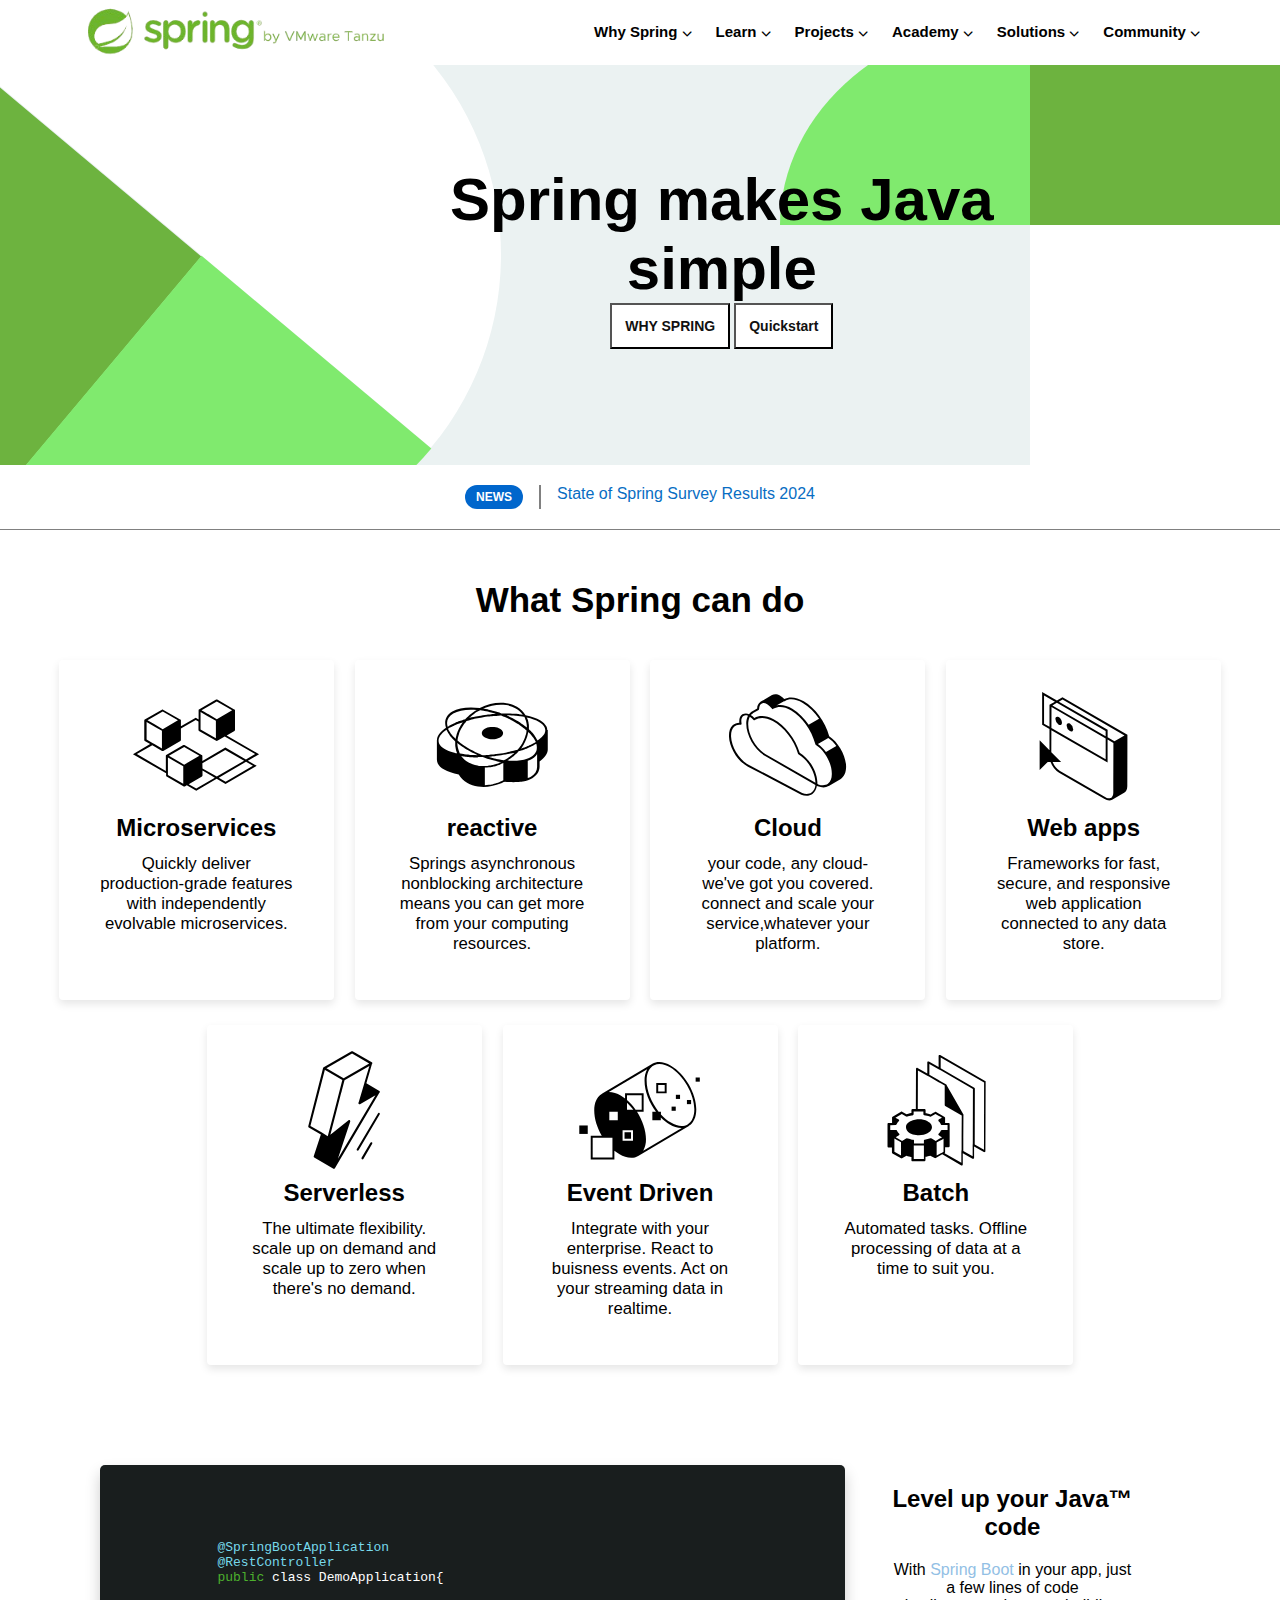
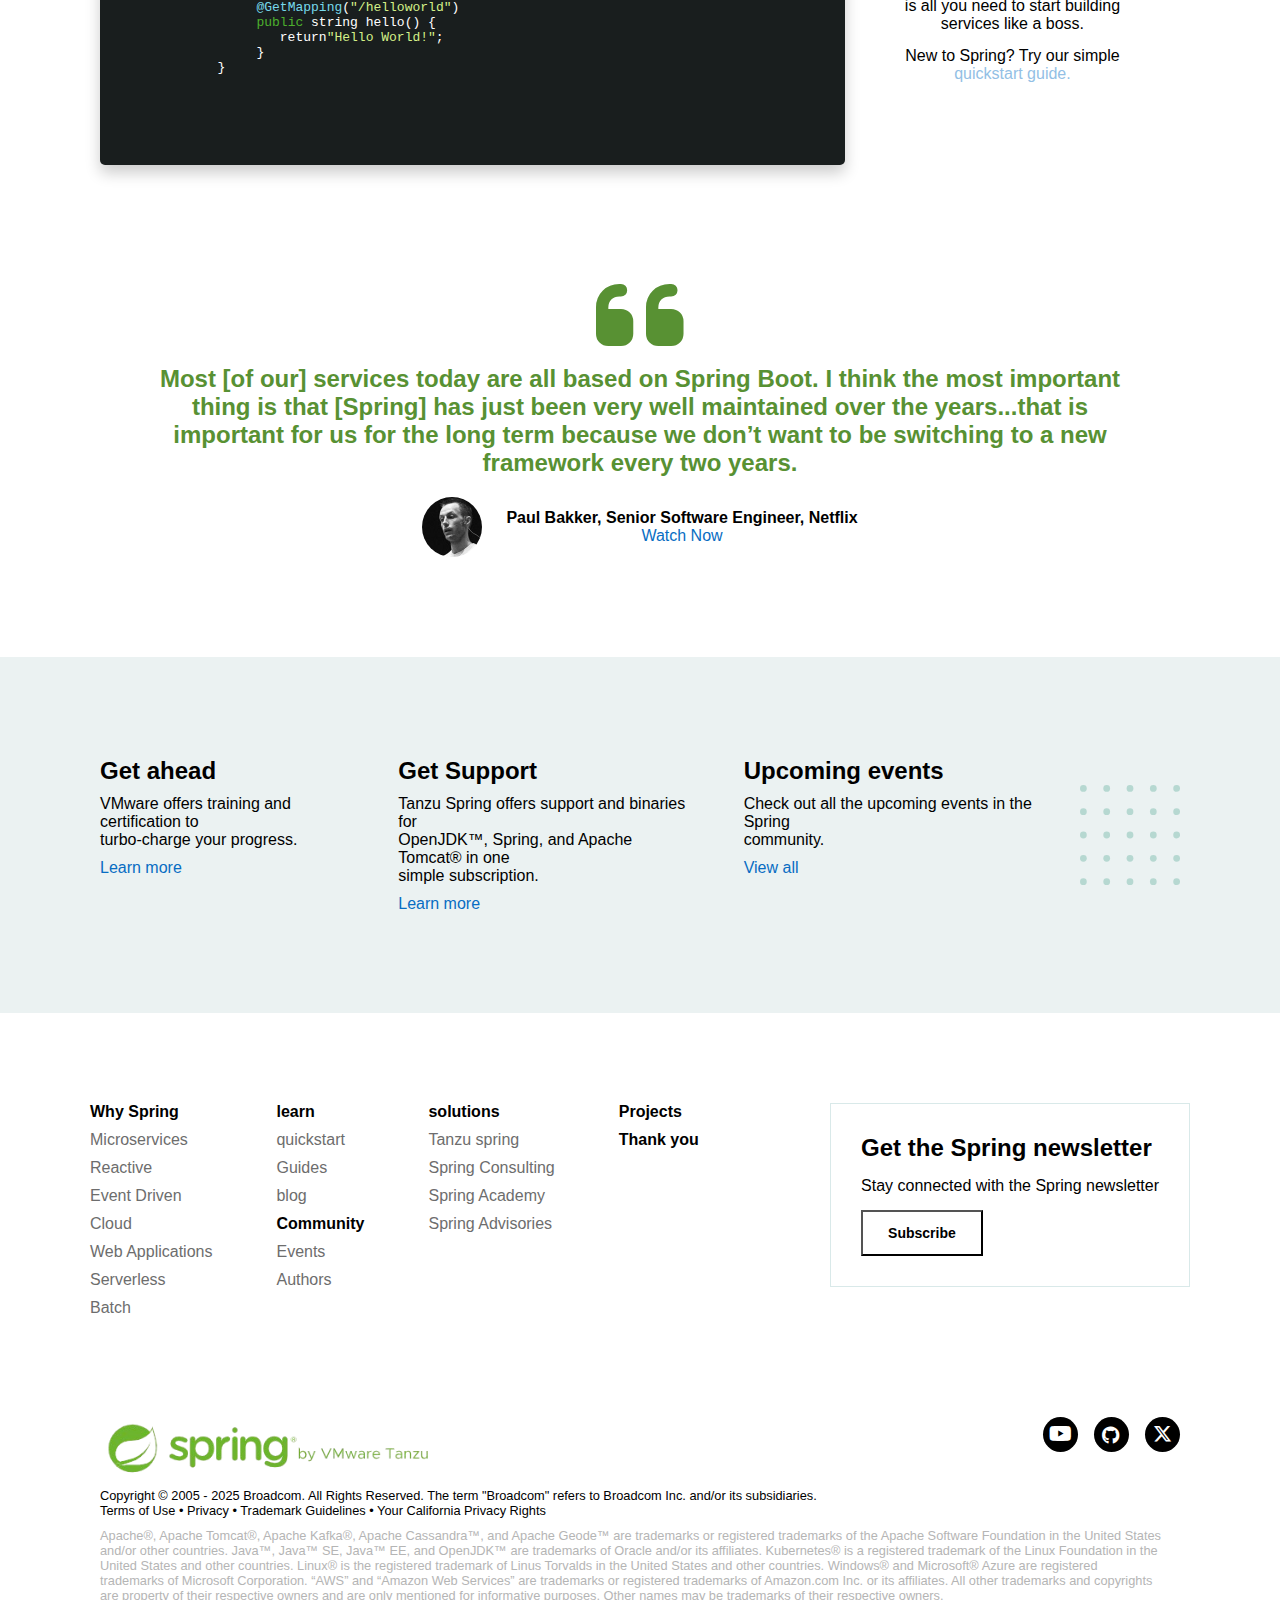
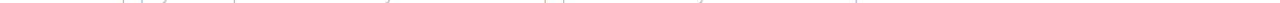
<file: index.html>
<!DOCTYPE html>
<html lang="en">

<head>
    <meta charset="UTF-8">
    <meta name="viewport" content="width=device-width, initial-scale=1.0">
    <title>Document</title>
    <link rel="stylesheet" href="./spring.css">
    <link rel="stylesheet" href="https://cdnjs.cloudflare.com/ajax/libs/font-awesome/6.7.2/css/all.min.css"
        integrity="sha512-Evv84Mr4kqVGRNSgIGL/F/aIDqQb7xQ2vcrdIwxfjThSH8CSR7PBEakCr51Ck+w+/U6swU2Im1vVX0SVk9ABhg=="
        crossorigin="anonymous" referrerpolicy="no-referrer" />
    <link href="https://fonts.cdnfonts.com/css/metropolis-2" rel="stylesheet">
</head>

<body>
    <header>
        <nav class="spring-nav">
            <div>
                <a href=""><img src="./images/spring-removebg-preview.png" class="spring-img"></a>
            </div>
            <div class="div-wrapper">
                <li class="about">
                    <a href="">Why Spring
                        <i class="fa-solid fa-chevron-down"></i>
                    </a>
                    <ul class="about-dropdown">
                        <li><a href="" class="a-bg">Overview</a></li>
                        <li><a href="" class="a-bg">Microservice</a></li>
                        <li><a href="" class="a-bg">Reactive</a></li>
                        <li><a href="" class="a-bg">Event Driven</a></li>
                        <li><a href="" class="a-bg">Cloud</a></li>
                        <li><a href="" class="a-bg">Web Application</a></li>
                        <li><a href="" class="a-bg">Serverless</a></li>
                        <li><a href="" class="a-bg">Batch</a></li>
                    </ul>
                </li>

                <li class="learn">
                    <a href="">Learn
                        <i class="fa-solid fa-chevron-down"></i>
                    </a>

                    <ul class="learn-dropdown">
                        <li><a href="" class="a-bg">Overview</a></li>
                        <li><a href="" class="a-bg">Quickstart</a></li>
                        <li><a href="" class="a-bg">Guides</a></li>
                        <li><a href="" class="a-bg">Blog</a></li>
                    </ul>
                </li>

                <li class="projects">
                    <a href="">Projects
                        <i class="fa-solid fa-chevron-down"></i>
                    </a>

                    <ul class="projects-dropdown">
                        <li><a href="" class="a-bg">Overview</a></li>
                        <li><a href="" class="a-bg">Spring Boot</a></li>
                        <li><a href="" class="a-bg">Spring Framework</a></li>
                        <li><a href="" class="a-bg">Spring Cloud</a></li>
                        <li><a href="" class="a-bg">Spring Cloud Data Flow</a></li>
                        <li><a href="" class="a-bg">Spring Data</a></li>
                        <li><a href="" class="a-bg">Spring Integration</a></li>
                        <li><a href="" class="a-bg">Spring Batch</a></li>
                        <li><a href="" class="a-bg">Spring Security</a></li>
                        <li><a href="" class="a-bg">Spring AI</a></li>
                        <li><a href="" class="a-bg">View all project</a></li>
                        <li><a href="" class="a-bg">Release Calendar</a></li>
                        <span>
                            DEVELOPMENT TOOLS
                            <li><a href="" class="a-bg"> Spring Tools</a></li>
                            <li><a href="" class="a-bg">Spring Initialiser</a> </li>
                        </span>

                    </ul>
                </li>
                <li class="academy"><a href="">Academy
                        <i class="fa-solid fa-chevron-down"></i>
                    </a>
                    <ul class="academy-dropdown">
                        <li><a href="" class="a-bg">Course</a></li>
                        <li><a href="" class="a-bg">Get Certified</a></li>
                    </ul>
                </li>
                <li class="solutions">
                    <a href="">Solutions
                        <i class="fa-solid fa-chevron-down"></i>
                    </a>
                    <ul class="solutions-dropdown">
                        <li><a href="" class="a-bg">Overview</a></li>
                        <li><a href="" class="a-bg">Tanzu Spring</a></li>
                        <li><a href="" class="a-bg">Spring Consulting</a></li>
                        <li><a href="" class="a-bg">Spring Academy</a></li>
                        <li><a href="" class="a-bg">Security Advisories</a></li>
                    </ul>
                </li>
                <li class="community">
                    <a href="">Community
                        <i class="fa-solid fa-chevron-down"></i>
                    </a>
                    <ul class="community-dropdown">
                        <li><a href="" class="a-bg">Overview</a></li>
                        <li><a href="" class="a-bg">Events</a></li>
                        <li><a href="" class="a-bg">Authors</a></li>
                    </ul>
                </li>
            </div>
            <i class="fa-solid fa-bars"></i>
        </nav>
    </header>

    <section class="hero-section">
        <div class="section-wrapper">
            <div class="left-circle">
                <div class="semi-circle">
                </div>
                <div class="quarter-circle"></div>
                <div class="quarter-circle2"></div>
            </div>

            <div class="right-circle">
                <div class="first-box"></div>
                <div class="second-box"></div>
                <div class="third-box"></div>
                <div class="fourth-box"></div>
            </div>
        </div>
        <div class="middle-text">
            <h1>
                Spring makes Java<br>simple
            </h1>
            <button class="btn">
                WHY SPRING
            </button>
            <button class="btn">
                Quickstart
            </button>
        </div>
    </section>
    <section class="news">
        <div>
            <button class="news-btn">
                NEWS
            </button>
            <span class="border-line"></span>
            <a href="">
                State of Spring Survey Results 2024
            </a>
        </div>
    </section>

    <Section class="spring-flex">
        <h2>
            What Spring can do
        </h2>
        <div class="flex-container">

            <div class="flex-items">
                <a href="">
                    <img src="./images/microservices.svg" alt="" class="flex-img">
                    <h1>
                        Microservices
                    </h1>
                    <p>Quickly deliver
                        production-grade
                        features with
                        independently evolvable
                        microservices.
                    </p>
                </a>
            </div>
            <div class="flex-items">
                <a href=""> <img src="./images/reactive.svg" alt="" class="flex-img">
                    <h1> reactive</h1>
                    <p>Springs asynchronous
                        nonblocking
                        architecture means you
                        can get more from your
                        computing resources.</p>
                </a>
            </div>
            <div class="flex-items">
                <a href="">
                    <img src="./images/cloud.svg" alt="" class="flex-img">
                    <h1>Cloud</h1>
                    <p>your code, any cloud-
                        we've got you covered.
                        connect and scale your
                        service,whatever your
                        platform.</p>
                </a>
            </div>
            <div class="flex-items">
                <a href="">
                    <img src="./images/web-apps.svg" alt="" class="flex-img">
                    <h1>
                        Web apps
                    </h1>
                    <p>Frameworks for fast,
                        secure, and responsive
                        web application
                        connected to any data
                        store.</p>
                </a>
            </div>
        </div>
        <div class="flex-container2">
            <div class="flex-items">
                <a href="">
                    <img src="./images/serverless.svg" alt="" class="flex-img">
                    <h1>Serverless</h1>
                    <p>The ultimate flexibility.
                        scale up on demand
                        and scale up to zero when
                        there's no demand.</p>
                </a>
            </div>
            <div class="flex-items">
                <a href="">
                    <img src="./images/event-driven.svg" alt="" class="flex-img">
                    <h1>Event Driven</h1>
                    <p>Integrate with your
                        enterprise. React to
                        buisness events. Act on
                        your streaming data in
                        realtime.</p>
                </a>
            </div>
            <div class="flex-items">
                <a href="">
                    <img src="./images/batch.svg" alt="" class="flex-img">
                    <h1>Batch</h1>
                    <p>Automated tasks. Offline
                        processing of data at a
                        time to suit you.</p>
                </a>
            </div>
        </div>



        <div class="flex-wrap">
            <div class="div-wrap">
                <div class="flex-container3">
                    <pre class="language-java">
                        <code>
        <span class="java-code">@SpringBootApplication</span>
        <span class="java-code">@RestController</span>
        <span class="java-code3">public</span> class DemoApplication{
                 
             <span class="java-code">@GetMapping</span>(<span class="text-colorlime">"/helloworld"</span>)
             <span class="java-code3">public</span> string hello() {
                return<span class="text-colorlime">"Hello World!"</span>;
             }
        }  </code>
                    </pre>
                </div>
                <div class="flextext-wrap">
                    <div class="flex-text">
                        <p class="flex-text-h1">Level up your Java™ code</p>
                        <p class="flex-text-p">With <a href="">Spring Boot</a> in your app, just a few lines of
                            code<br>is all you need to start building services like a boss.</p>
                        <p class="flex-text-p">New to Spring? Try our simple <a href="">quickstart guide.</a></p>

                    </div>
                </div>
            </div>
        </div>
    </Section>
    <section class="quote">
        <div class="quote-wrapper">
            <i class="fa-sharp fa-solid fa-quote-left"></i>
            <p class="quote-p">Most [of our] services today are all based on Spring Boot. I think the most important
                <br> thing is that [Spring] has just been very well maintained over the years...that is <br> important
                for us for the long term because we don’t want to be switching to a new <br> framework every two years.
            </p>
            <div class="quote-img">
                <img src="./images/bakker-120.jpg" alt="" class="img3">
                <p>Paul Bakker, Senior Software Engineer, Netflix
                    <br>
                    <a href="">Watch Now</a>
                </p>
            </div>
        </div>
    </section>
    <section class="getahead">
        <div class="flex-getahead">
            <div class="ahead">
                <h1 class="ahead-h1">
                    Get ahead
                </h1>
                <p class="ahead-p">VMware offers training and certification to <br> turbo-charge your progress.</p>
                <p class="ahead-p1"><a href="">Learn more</a></p>
            </div>
            <div class="getsupport">
                <h1 class="ahead-h1">
                    Get Support
                </h1>
                <p class="ahead-p">Tanzu Spring offers support and binaries for <br> OpenJDK™, Spring, and Apache
                    Tomcat® in one <br> simple subscription.</p>
                <p class="ahead-p1"><a href="">Learn more</a></p>
            </div>
            <div class="upcoming">
                <h1 class="ahead-h1">Upcoming events</h1>
                <p class="ahead-p">Check out all the upcoming events in the Spring <br> community.</p>
                <p class="ahead-p1"><a href="">View all</a></p>
            </div>
            <img src="./images/footer.svg" alt="" width="100px" class="imagee">
        </div>
        <div class="circle">
            <div class="circle6"></div>
        </div>
    </section>
    <footer class="footerr">
        <div class="footerr-wrap">
            <div class="foot">
                <a href="">
                    <h3>Why Spring</h3>
                    <ul>
                        <li>Microservices</li>
                        <li>Reactive</li>
                        <li>Event Driven</li>
                        <li>Cloud</li>
                        <li>Web Applications</li>
                        <li>Serverless</li>
                        <li>Batch</li>
                    </ul>
                </a>
                <a href="">
                    <h3>learn</h3>
                    <ul>
                        <li>quickstart</li>
                        <li>Guides</li>
                        <li>blog</li>
                        <h3>Community</h3>
                        <ul>

                            <li>Events</li>
                            <li>Authors</li>
                        </ul>
                    </ul>
                </a>
                <a href="">
                    <h3>solutions</h3>
                    <ul>
                        <li>Tanzu spring</li>
                        <li>Spring Consulting</li>
                        <li>Spring Academy</li>
                        <li>Spring Advisories</li>
                    </ul>
                </a>
                <div>
                    <h3><a href="">Projects</a></h3>
                    <h3><a href="">Thank you</a></h3>
                </div>

            </div>
            <div class="box">
                <h1>
                    Get the Spring newsletter
                </h1>
                <p>Stay connected with the Spring newsletter</p>
                <button>Subscribe</button>
            </div>
        </div>
    </footer>
    <footer class="comment">
        <div class="footer-flex">
            <img src="./images/spring-removebg-preview.png" alt="" width="340px">
            <div class="social-wrap">
                <div class="youtube">
                    <i class="fa-brands fa-youtube"></i>
                </div>
                <div class="github">
                    <i class="fa-brands fa-github"></i>
                </div>
                <div class="x">
                    <i class="fa-brands fa-x-twitter"></i>
                </div>
            </div>
        </div>
        <p class="footer-p">Copyright © 2005 - 2025 Broadcom. All Rights Reserved. The term "Broadcom" refers to
            Broadcom Inc. and/or its subsidiaries. <br>
            Terms of Use • Privacy • Trademark Guidelines • Your California Privacy Rights</p>
        <p class="footer-p2">
            Apache®, Apache Tomcat®, Apache Kafka®, Apache Cassandra™, and Apache Geode™ are trademarks or registered
            trademarks of the Apache Software Foundation in the United States <br> and/or other countries. Java™, Java™
            SE, Java™ EE, and OpenJDK™ are trademarks of Oracle and/or its affiliates. Kubernetes® is a registered
            trademark of the Linux Foundation in the <br> United States and other countries. Linux® is the registered
            trademark of Linus Torvalds in the United States and other countries. Windows® and Microsoft® Azure are
            registered <br>trademarks of Microsoft Corporation. “AWS” and “Amazon Web Services” are trademarks or
            registered trademarks of Amazon.com Inc. or its affiliates. All other trademarks and copyrights <br> are
            property of their respective owners and are only mentioned for informative purposes. Other names may be
            trademarks of their respective owners.
        </p>
    </footer>
</body>

</html>
</file>
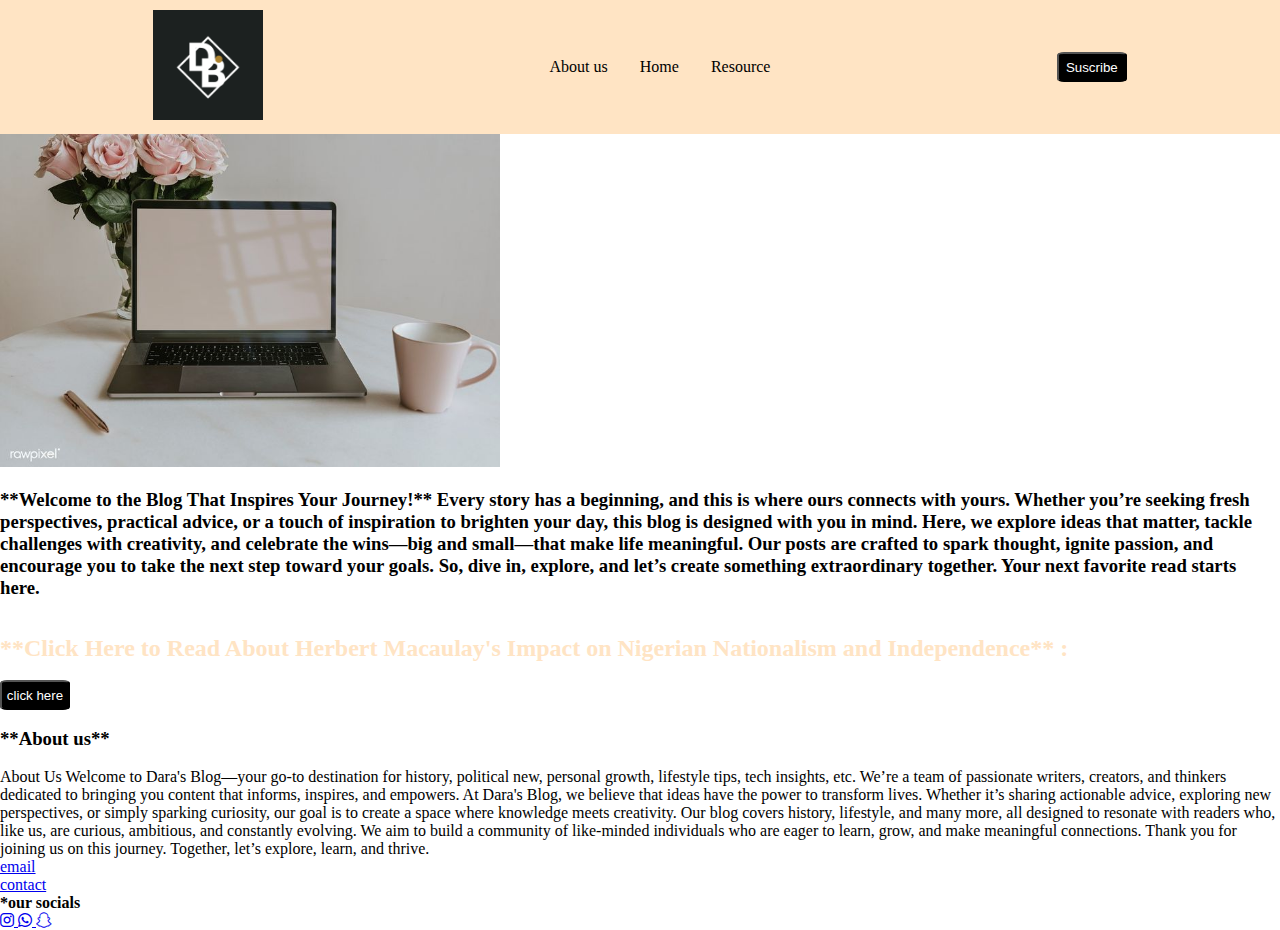
<file: assignment day3.html>
<!DOCTYPE html>
<html lang="en">

<head>
    <style>
        h2 {
            color: bisque;
        }
    </style>
    <link rel="stylesheet" href="https://cdnjs.cloudflare.com/ajax/libs/font-awesome/6.7.2/css/all.min.css"
        integrity="sha512-Evv84Mr4kqVGRNSgIGL/F/aIDqQb7xQ2vcrdIwxfjThSH8CSR7PBEakCr51Ck+w+/U6swU2Im1vVX0SVk9ABhg=="
        crossorigin="anonymous" referrerpolicy="no-referrer" />
    <link rel="stylesheet" href="./ass.css"> 
    <meta charset="UTF-8">
    <meta name="viewport" content="width=device-width, initial-scale=1.0">
    <title>Document</title>
</head>

<body>
    <header>
        <nav>
             <a href="./assignment day3.html"><img class="logo" src="./images/ASS 70.png" ></a>
                <div class="nav-menu">
                    <li>About us</li>
                    <li><a href="./assignment day3.html">Home</a></li>
                    <li>Resource</li>
                </div>
                <button><a href="">Suscribe</a></button>
        </nav>
    </header>


    <img src="./images/ass 50.jpg" class="blog">
    <br><br>
    <div>
        <h3> **Welcome to the Blog That Inspires Your Journey!**

            Every story has a beginning, and this is where ours connects with yours.
            Whether you’re seeking fresh perspectives, practical advice, or a touch of inspiration to brighten your day,
            this blog is designed with you in mind.

            Here, we explore ideas that matter, tackle challenges with creativity, and celebrate the wins—big and
            small—that make life meaningful. Our posts are crafted to spark thought, ignite passion, and encourage you
            to take the next step toward your goals.

            So, dive in, explore, and let’s create something extraordinary together. Your next favorite read starts
            here.


        </h3>
        <br><br>
        <h2> **Click Here to Read About Herbert Macaulay's Impact on Nigerian Nationalism and Independence** :</h2>
        <br>
        <button><a href="./assignment2.html">click here</a></button>
<br><br>
        <h3> **About us**</h3>
        <br>
        <p>About Us

            Welcome to Dara's Blog—your go-to destination for history, political new, personal growth, lifestyle tips,
            tech insights, etc. We’re a team of passionate writers, creators, and thinkers dedicated to bringing you
            content that informs, inspires, and empowers.

            At Dara's Blog, we believe that ideas have the power to transform lives. Whether it’s sharing actionable
            advice, exploring new perspectives, or simply sparking curiosity, our goal is to create a space where
            knowledge meets creativity.

            Our blog covers history, lifestyle, and many more, all designed to resonate with readers who, like us, are
            curious, ambitious, and constantly evolving. We aim to build a community of like-minded individuals who are
            eager to learn, grow, and make meaningful connections.

            Thank you for joining us on this journey. Together, let’s explore, learn, and thrive.

        </p>
    </div>
    <div class="footer container">

        <dlv class="footernav">
            <ul>
                <Li> <a href="mailto:ronkeboluwatife19@gmail.com"> email
                    </a></Li>
                <Li> <a href="tel:+23408139130040"> contact
                    </a></Li>
            </ul>
        </dlv>
        <p>
        <h4>*our socials</h4>
        </p>
        <div class="footer container">
            <div class="socialIcons">
                <a href="http://www.instagram.com/lifewdaraa/"><i class="fa-brands fa-instagram">
                    </i>

                </a>

                <a href="https://wa.me/message/FPHLPBSEH7NSI1"><i class="fa-brands fa-whatsapp">
                    </i>
                </a>

                <a href="https://snapchat.com/t/ssHywuUi"><i class="fa-brands fa-snapchat">
                    </i>
                </a>

            </div>
        </div>


</body>

</html>
</file>
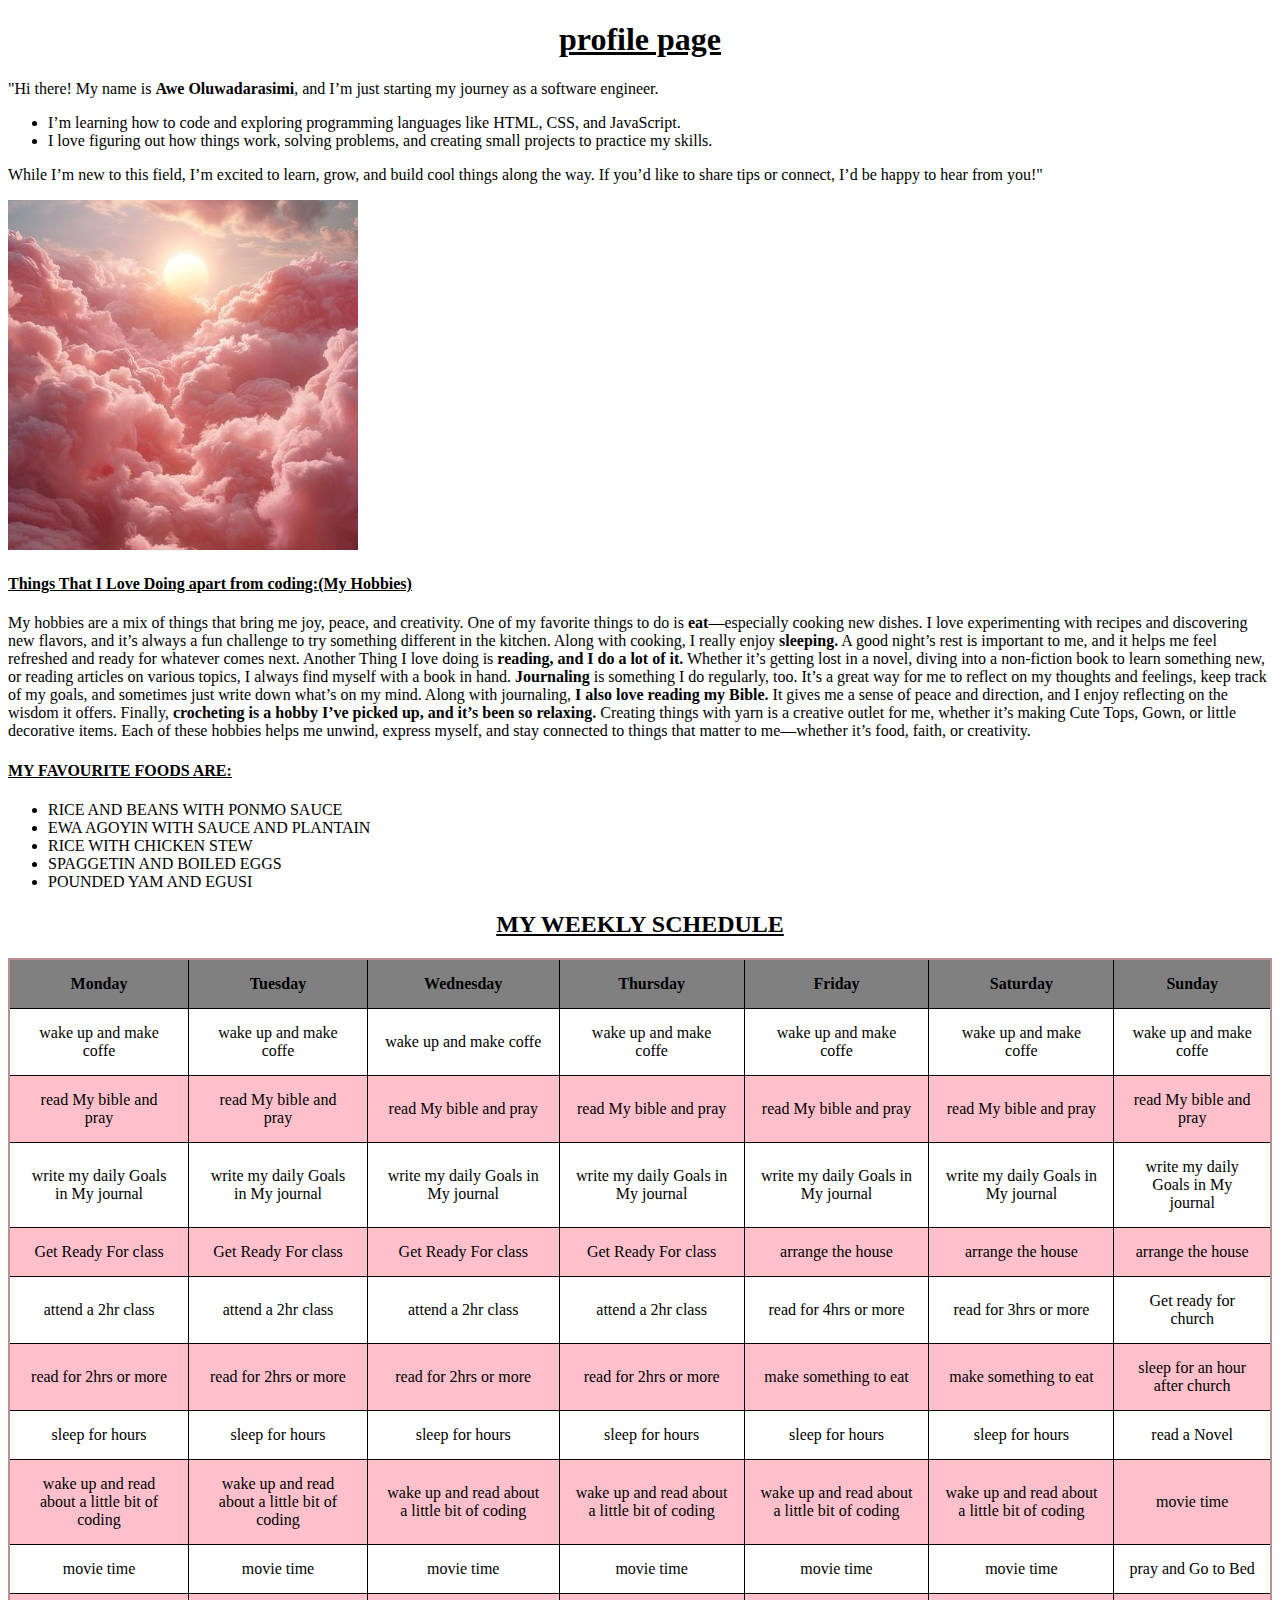
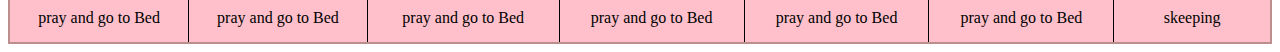
<file: assignment day4.html>
<!DOCTYPE html>
<html lang="en">

<head>
    <style>
        table {
            width: 100%;
            border-collapse: collapse;
            border: 2px solid rosybrown;
            text-align: center;
        }

        td,
        tr,
        th {
         border: 1px solid black;
            padding: 15px;
        }
        
        
    </style>
    <meta charset="UTF-8">
    <meta name="viewport" content="width=device-width, initial-scale=1.0">
    <title>Document</title>
</head>

<body>
    
   <h1 align="center"><b><u>profile page</u></b></h1>
    <header>

        <p>"Hi there! My name is <b>Awe Oluwadarasimi</b>, and I’m just starting my journey as a software engineer.
        <ul>
            <Li>I’m learning how to code and exploring programming languages like HTML, CSS, and JavaScript.</Li>
            <LI>I love figuring out how things work, solving problems, and creating small projects to practice my
                skills.</LI>
        </ul>
        While I’m new to this field, I’m excited to learn, grow, and build cool things along the way.

        If you’d like to share tips or connect, I’d be happy to hear from you!"
        </p>
    </header>
    <img class="image" width="350" src="./images/ass11.jpg"><img>

    <p>
    <h4><U>Things That I Love Doing apart from coding:<b>(My Hobbies)</U></b></h4></p>
    
   <p>My hobbies are a mix of things that bring me joy, peace, and creativity.

        One of my favorite things to do is <b>eat</b>—especially cooking new dishes.
        I love experimenting with recipes and discovering new flavors, and it’s always a fun challenge to try something
        different in the kitchen.
        Along with cooking, I really enjoy <b>sleeping.</b>
        A good night’s rest is important to me, and it helps me feel refreshed and ready for whatever comes next.
        Another Thing I love doing is <b>reading, and I do a lot of it.</b>
        Whether it’s getting lost in a novel, diving into a non-fiction book to learn something new,
        or reading articles on various topics, I always find myself with a book in hand.
        <b>Journaling</b> is something I do regularly, too.
        It’s a great way for me to reflect on my thoughts and feelings, keep track of my goals,
        and sometimes just write down what’s on my mind.
        Along with journaling, <b>I also love reading my Bible.</b> It gives me a sense of peace and direction, and I
        enjoy
        reflecting on the wisdom it offers.
        Finally, <b>crocheting is a hobby I’ve picked up, and it’s been so relaxing.</b> Creating things with yarn is a
        creative outlet for me,
        whether it’s making Cute Tops, Gown, or little decorative items. Each of these hobbies helps me unwind, express
        myself,
        and stay connected to things that matter to me—whether it’s food, faith, or creativity.
    </p>
    <h4><u>MY FAVOURITE FOODS ARE:</u></h4>
    <UL>
        <li>RICE AND BEANS WITH PONMO SAUCE</li>
        <li>EWA AGOYIN WITH SAUCE AND PLANTAIN</li>
        <li>RICE WITH CHICKEN STEW</li>
        <li>SPAGGETIN AND BOILED EGGS</li>
        <li>POUNDED YAM AND EGUSI</li>
    </UL>
    <h2 align="center"><b><u>MY WEEKLY SCHEDULE</u></b></h2>
    <table>
        <tr bgcolor="grey">
            <th><b>Monday</b></th>
            <th><b>Tuesday</b></th>
            <th><b>Wednesday</b></th>
            <th><b>Thursday</b></th>
            <th><b>Friday</b></th>
            <th><b>Saturday</b></th>
            <th><b>Sunday</b></th>
        </tr>
        <tr>
            <td>wake up and make coffe</td>
            <td>wake up and make coffe</td>
            <td>wake up and make coffe</td>
            <td>wake up and make coffe</td>
            <td>wake up and make coffe</td>
            <td>wake up and make coffe</td>
            <td>wake up and make coffe</td>

        </tr>
        <tr bgcolor="pink">
            <td> read My bible and pray</td>
            <td> read My bible and pray</td>
            <td> read My bible and pray</td>
            <td> read My bible and pray</td>
            <td> read My bible and pray</td>
            <td> read My bible and pray</td>
            <td> read My bible and pray</td>
        </tr>
        <tr>
            <td>write my daily Goals in My journal</td>
            <td>write my daily Goals in My journal</td>
            <td>write my daily Goals in My journal</td>
            <td>write my daily Goals in My journal</td>
            <td>write my daily Goals in My journal</td>
            <td>write my daily Goals in My journal</td>
            <td>write my daily Goals in My journal</td>

        </tr>
        <tr bgcolor="pink">
            <td>Get Ready For class</td>
            <td>Get Ready For class</td>
            <td>Get Ready For class</td>
            <td>Get Ready For class</td>
            <td>arrange the house</td>
            <td>arrange the house</td>
            <td>arrange the house</td>


        </tr>
        <tr>
            <td>attend a 2hr class</td>
            <td>attend a 2hr class</td>
            <td>attend a 2hr class</td>
            <td>attend a 2hr class</td> 
            <td>read for 4hrs or more</td>
            <td>read for 3hrs or more</td>
            <td>Get ready for church</td>
        </tr>
        <tr bgcolor="pink">
            <td>read for 2hrs or more</td>
            <td>read for 2hrs or more</td>
            <td>read for 2hrs or more</td>
            <td>read for 2hrs or more</td>
            <td>make something to eat</td>
            <td>make something to eat</td>
            <td>sleep for an hour after church</td>

        </tr>
<tr>
    <td>sleep for hours</td>
    <td>sleep for hours</td>
    <td>sleep for hours</td>
    <td>sleep for hours</td>
    <td>sleep for hours</td>
    <td>sleep for hours</td>
    <td>read a Novel</td>
</tr>
<tr bgcolor="pink">
    <td>wake up and read about a little bit of coding</td>
    <td>wake up and read about a little bit of coding</td>
    <td>wake up and read about a little bit of coding</td>
    <td>wake up and read about a little bit of coding</td>
    <td>wake up and read about a little bit of coding</td>
    <td>wake up and read about a little bit of coding</td>
    <td> movie time</td>
</tr>
<tr>
    <td>movie time</td>
    <td>movie time</td>
    <td>movie time</td>
    <td>movie time</td>
    <td>movie time</td>
    <td>movie time</td>
    <td>pray and Go to Bed</td>
</tr>
<tr bgcolor="pink">
    <td>pray and go to Bed</td>
    <td>pray and go to Bed</td>
    <td>pray and go to Bed</td>
    <td>pray and go to Bed</td>
    <td>pray and go to Bed</td>
    <td>pray and go to Bed</td>
    <td>skeeping</td>
</tr>
    </table>


</body>

</html>
</file>
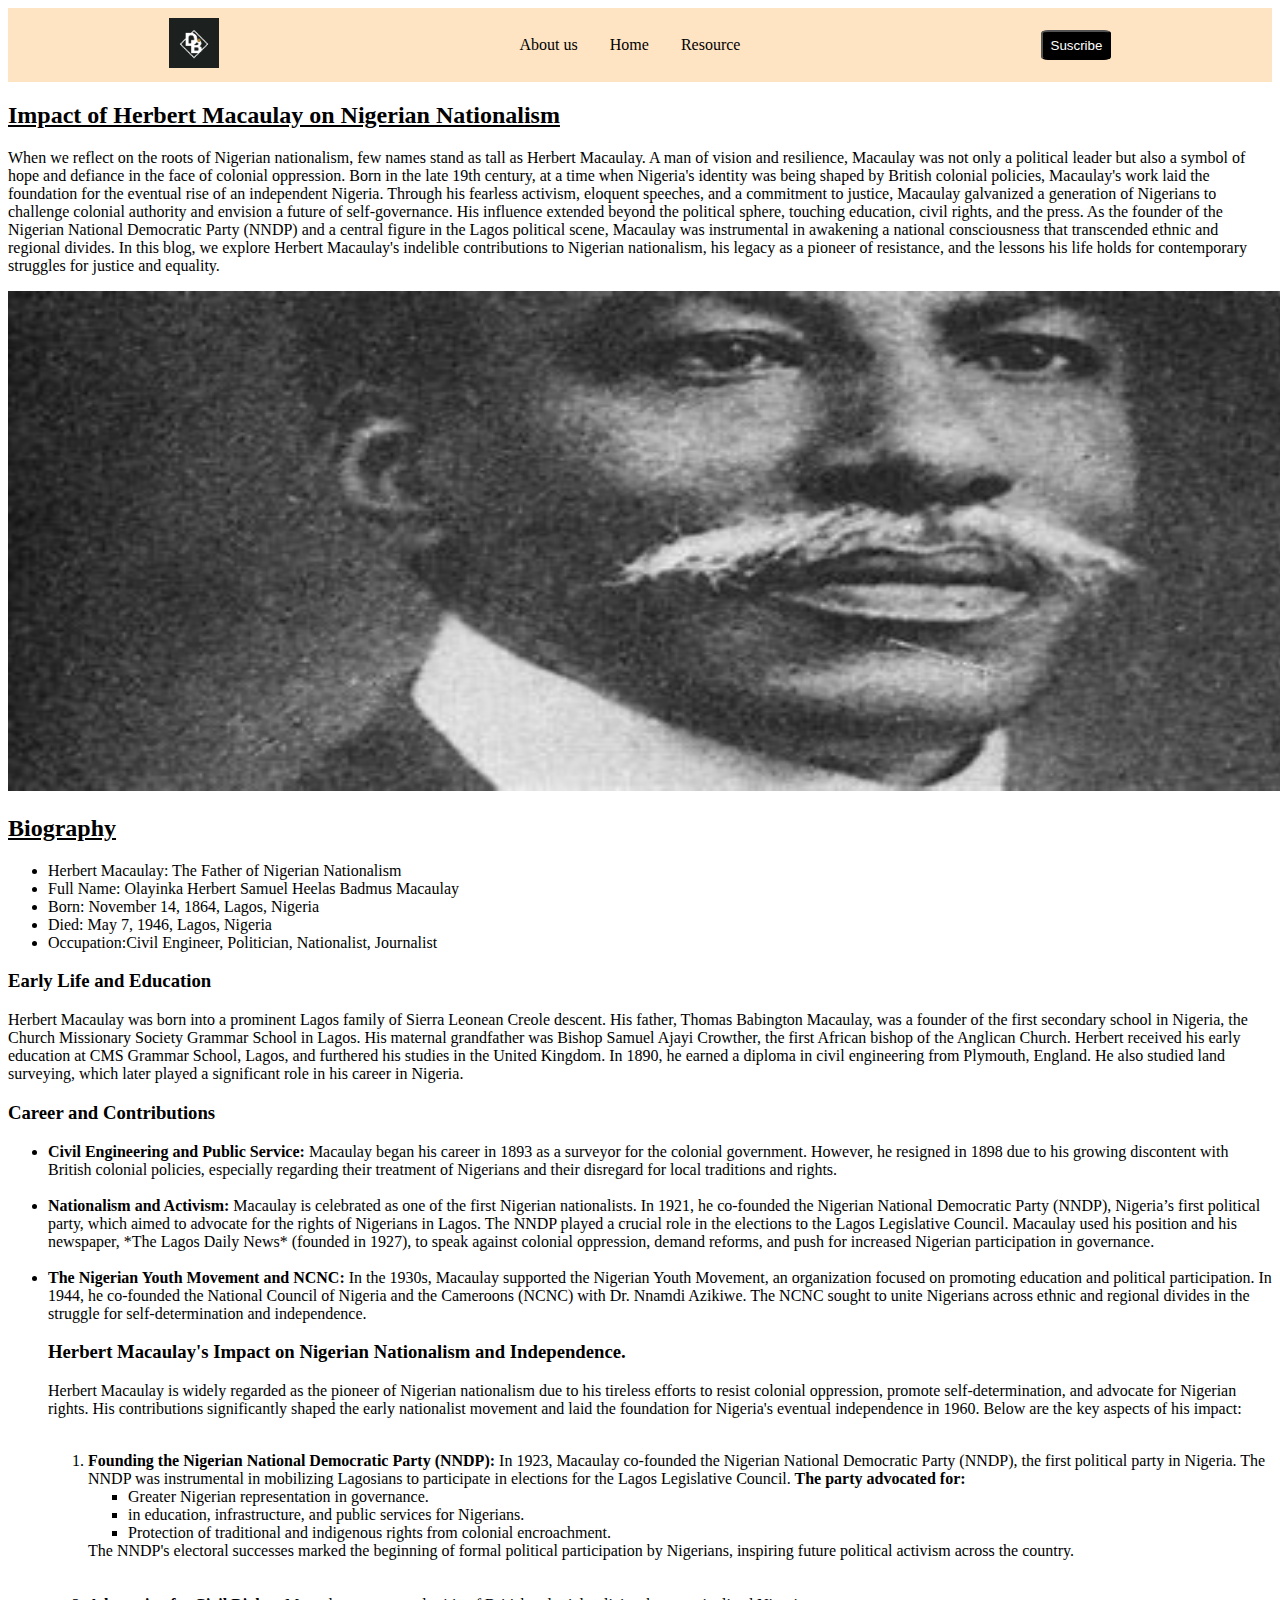
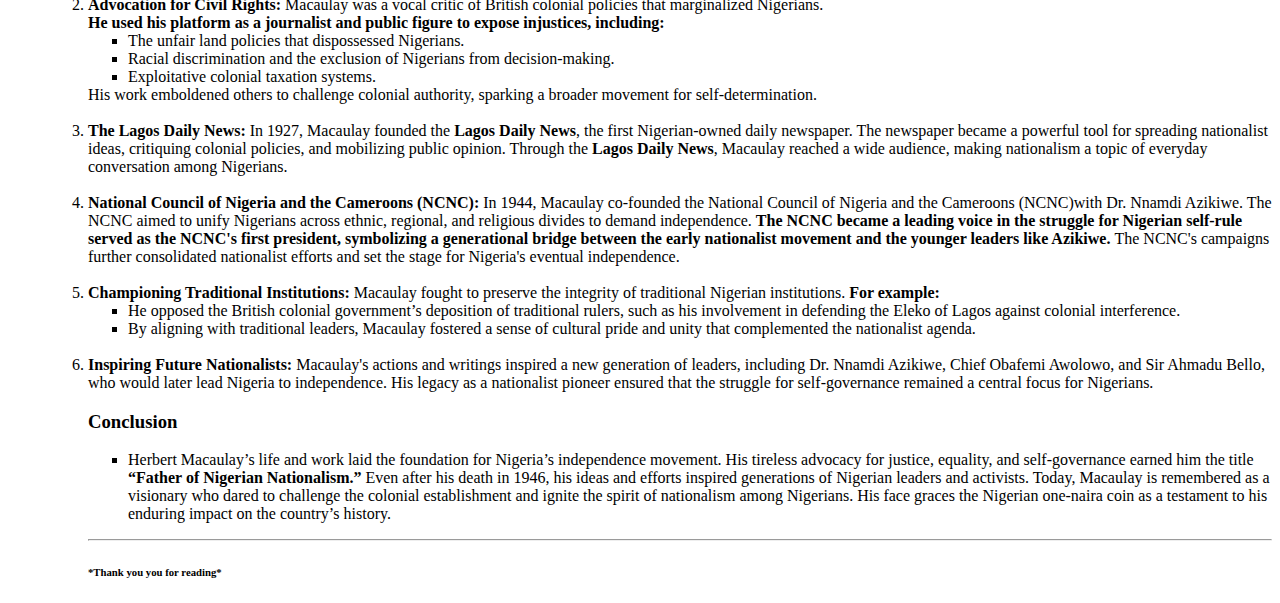
<file: assignment2.html>
<!DOCTYPE html>
<html lang="en">

<head>
    <meta charset="UTF-8">
    <meta name="viewport" content="width=device-width, initial-scale=1.0">
    <title>Document</title>
    <link rel="stylesheet" href="./dara.css">
</head>

<body>
    <header>
        <nav>
            
                <a href="./assignment day3.html"><img class="logo" src="./images/ASS 70.png" ></a>
                <div class="nav-menu">
                    <li>About us</li>
                    <li><a href="./assignment day3.html">Home</a></li>
                    <li>Resource</li>
                </div>
                <button><a href="">Suscribe</a></button>
        </nav>
    </header>

    
    <h2><u>Impact of Herbert Macaulay on Nigerian Nationalism</u></h2>
    <p>


        When we reflect on the roots of Nigerian nationalism, few names stand as tall as Herbert Macaulay. A man of
        vision and resilience, Macaulay was not only a political leader but also a symbol of hope and defiance in the
        face of colonial oppression. Born in the late 19th century, at a time when Nigeria's identity was being shaped
        by British colonial policies, Macaulay's work laid the foundation for the eventual rise of an independent
        Nigeria.

        Through his fearless activism, eloquent speeches, and a commitment to justice, Macaulay galvanized a generation
        of Nigerians to challenge colonial authority and envision a future of self-governance. His influence extended
        beyond the political sphere, touching education, civil rights, and the press. As the founder of the Nigerian
        National Democratic Party (NNDP) and a central figure in the Lagos political scene, Macaulay was instrumental in
        awakening a national consciousness that transcended ethnic and regional divides.

        In this blog, we explore Herbert Macaulay's indelible contributions to Nigerian nationalism, his legacy as a
        pioneer of resistance, and the lessons his life holds for contemporary struggles for justice and equality.


    </p>
    <img width="1500px" height="500px" src="./images/hwerbert macualayyy.jpg">
    <p>
    <h2><u>Biography</u></h2>
    </p>
    <ul>
        <li>Herbert Macaulay: The Father of Nigerian Nationalism</li>
        <li>Full Name: Olayinka Herbert Samuel Heelas Badmus Macaulay </li>
        <li> Born: November 14, 1864, Lagos, Nigeria </li>
        <li>Died: May 7, 1946, Lagos, Nigeria </li>
        <li>Occupation:Civil Engineer, Politician, Nationalist, Journalist </li>
    </ul>






    <p>
    <h3>Early Life and Education </h3>
    </p>
    Herbert Macaulay was born into a prominent Lagos family of Sierra Leonean Creole descent. His father, Thomas
    Babington Macaulay, was a founder of the first secondary school in Nigeria, the Church Missionary Society Grammar
    School in Lagos. His maternal grandfather was Bishop Samuel Ajayi Crowther, the first African bishop of the Anglican
    Church.

    Herbert received his early education at CMS Grammar School, Lagos, and furthered his studies in the United Kingdom.
    In 1890, he earned a diploma in civil engineering from Plymouth, England. He also studied land surveying, which
    later played a significant role in his career in Nigeria.



    <p>
    <h3>Career and Contributions</h3>
    </p>
    <ul>

        <li><b>Civil Engineering and Public Service:</b>
            Macaulay began his career in 1893 as a surveyor for the colonial government. However, he resigned in 1898
            due to his growing discontent with British colonial policies, especially regarding their treatment of
            Nigerians and their disregard for local traditions and rights.
        </li>
        <br>
        <li><b>Nationalism and Activism:</b>
            Macaulay is celebrated as one of the first Nigerian nationalists. In 1921, he co-founded the Nigerian
            National Democratic Party (NNDP), Nigeria’s first political party, which aimed to advocate for the rights of
            Nigerians in Lagos. The NNDP played a crucial role in the elections to the Lagos Legislative Council.

            Macaulay used his position and his newspaper, *The Lagos Daily News* (founded in 1927), to speak against
            colonial oppression, demand reforms, and push for increased Nigerian participation in governance. </li>
        <br>
        <li><b>The Nigerian Youth Movement and NCNC:</b>
            In the 1930s, Macaulay supported the Nigerian Youth Movement, an organization focused on promoting education
            and political participation. In 1944, he co-founded the National Council of Nigeria and the Cameroons (NCNC)
            with Dr. Nnamdi Azikiwe. The NCNC sought to unite Nigerians across ethnic and regional divides in the
            struggle for self-determination and independence. </li>




        <p>
        <h3>Herbert Macaulay's Impact on Nigerian Nationalism and Independence.</h3>
        </p>


        <p> Herbert Macaulay is widely regarded as the pioneer of Nigerian nationalism due to his tireless efforts to
            resist colonial oppression, promote self-determination, and advocate for Nigerian rights. His contributions
            significantly shaped the early nationalist movement and laid the foundation for Nigeria's eventual
            independence in 1960. Below are the key aspects of his impact:

            <br><br>
        <ol>
            <li><b>Founding the Nigerian National Democratic Party (NNDP):</b>
                In 1923, Macaulay co-founded the Nigerian National Democratic Party (NNDP), the first political party in
                Nigeria. The NNDP was instrumental in mobilizing Lagosians to participate in elections for the Lagos
                Legislative Council.<b> The party advocated for:</b>
                <ul>
                    <li>Greater Nigerian representation in governance. </li>
                    <li> in education, infrastructure, and public services for Nigerians.</li>
                    <li>Protection of traditional and indigenous rights from colonial encroachment.</li>
                </ul>

                The NNDP's electoral successes marked the beginning of formal political participation by Nigerians,
                inspiring future political activism across the country.
            </li>

            <br><br>

            <li><b>Advocation for Civil Rights:</b> Macaulay was a vocal critic of British colonial policies that
                marginalized Nigerians.<br><b>He used his platform as a journalist and public figure to expose
                    injustices, including: </b>
                <ul>
                    <li> The unfair land policies that dispossessed Nigerians.</li>
                    <li>Racial discrimination and the exclusion of Nigerians from decision-making.</li>
                    <li>Exploitative colonial taxation systems. </li>
                </ul>

                His work emboldened others to challenge colonial authority, sparking a broader movement for
                self-determination.
            </li>

            <br>

            <li> <b> The Lagos Daily News:</b>
                In 1927, Macaulay founded the <b>Lagos Daily News</b>, the first Nigerian-owned daily newspaper. The
                newspaper became a powerful tool for spreading nationalist ideas, critiquing colonial policies, and
                mobilizing public opinion. Through the <b>Lagos Daily News</b>, Macaulay reached a wide audience, making
                nationalism a topic of everyday conversation among Nigerians. </li>

            <br>

            <li><b>National Council of Nigeria and the Cameroons (NCNC): </b>
                In 1944, Macaulay co-founded the National Council of Nigeria and the Cameroons (NCNC)with Dr. Nnamdi
                Azikiwe. The NCNC aimed to unify Nigerians across ethnic, regional, and religious divides to demand
                independence.
                <b>The NCNC became a leading voice in the struggle for Nigerian self-rule
                    served as the NCNC's first president, symbolizing a generational bridge between the early
                    nationalist movement and the younger leaders like Azikiwe. </b>

                The NCNC's campaigns further consolidated nationalist efforts and set the stage for Nigeria's eventual
                independence.
            </li>

            <br>

            <li><b> Championing Traditional Institutions: </b>
                Macaulay fought to preserve the integrity of traditional Nigerian institutions. <b>For example: </b>
                <ul>

                    <Li>He opposed the British colonial government’s deposition of traditional rulers, such as his
                        involvement in defending the Eleko of Lagos against colonial interference. </li>
                    <li>By aligning with traditional leaders, Macaulay fostered a sense of cultural pride and unity that
                        complemented the nationalist agenda.</li>

            </li>
    </ul>

    <br>

    <li><b>Inspiring Future Nationalists:</b>
        Macaulay's actions and writings inspired a new generation of leaders, including Dr. Nnamdi Azikiwe, Chief
        Obafemi Awolowo, and Sir Ahmadu Bello, who would later lead Nigeria to independence. His legacy as a nationalist
        pioneer ensured that the struggle for self-governance remained a central focus for Nigerians. </li>



    </P>
    <h3><b> Conclusion</b></h3>
    <p>
    <ul>
        <li>
            Herbert Macaulay’s life and work laid the foundation for Nigeria’s independence movement. His tireless
            advocacy for justice, equality, and self-governance earned him the title <b>“Father of Nigerian
                Nationalism.”</b>

            Even after his death in 1946, his ideas and efforts inspired generations of Nigerian leaders and activists.
            Today, Macaulay is remembered as a visionary who dared to challenge the colonial establishment and ignite
            the spirit of nationalism among Nigerians.

            His face graces the Nigerian one-naira coin as a testament to his enduring impact on the country’s history.
        </li>
    </ul>
    </p>
    <hr>
    <h6>*Thank you you for reading*</h6>
</body>

</html>
</file>
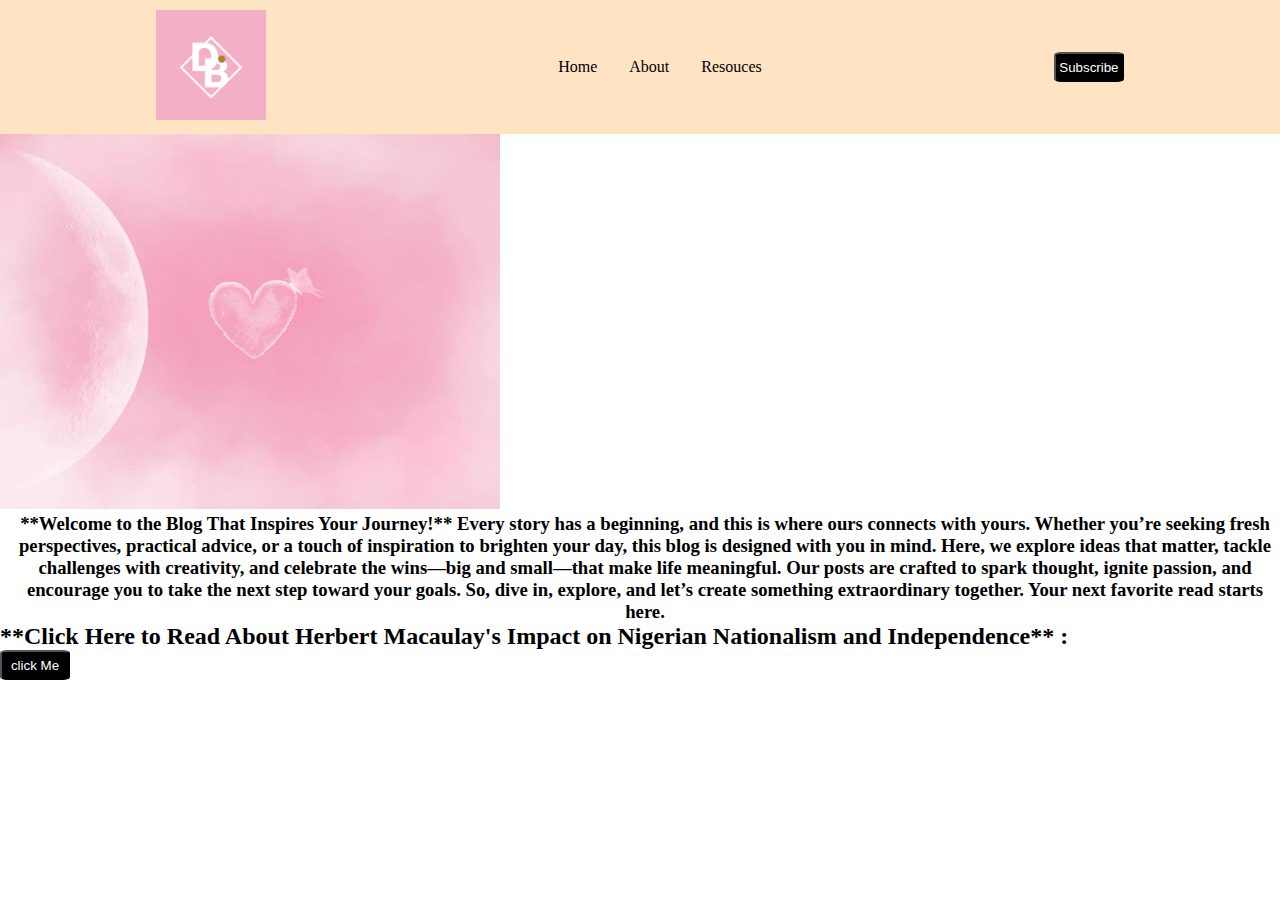
<file: assignmet1.html>
<!DOCTYPE html>
<html lang="en">
<head>
    <meta charset="UTF-8">
    <meta name="viewport" content="width=device-width, initial-scale=1.0">
    <title>Document</title>
    <link rel="stylesheet" href="./ass.css">
</head>
<body>
    <header>
        <nav>
            <a href="./index.html">
                <img src="./images/Minimalist Simple Brand Logo.png" class="logo">
            </a>

            <div class="nav-menu">
                <li><a href="./index.html">Home</a></li>
                <li>About</li>
                <li>Resouces</li>
            </div>

            <button><a href="">Subscribe</a></button>
        </nav>
    </header>
    
    <img src="./images/ass90.jpg" class="blog">
    <div class="jack">
        <h3> **Welcome to the Blog That Inspires Your Journey!**

            Every story has a beginning, and this is where ours connects with yours.
            Whether you’re seeking fresh perspectives, practical advice, or a touch of inspiration to brighten your day,
            this blog is designed with you in mind.

            Here, we explore ideas that matter, tackle challenges with creativity, and celebrate the wins—big and
            small—that make life meaningful. Our posts are crafted to spark thought, ignite passion, and encourage you
            to take the next step toward your goals.

            So, dive in, explore, and let’s create something extraordinary together. Your next favorite read starts
            here.


        </h3>
    </div>
    <div>
        <h2> **Click Here to Read About Herbert Macaulay's Impact on Nigerian Nationalism and Independence** :</h2>
        <button><a href="./assignment2.html">click Me</a></button>
    </div>
    

    

</body>
</html>
</file>
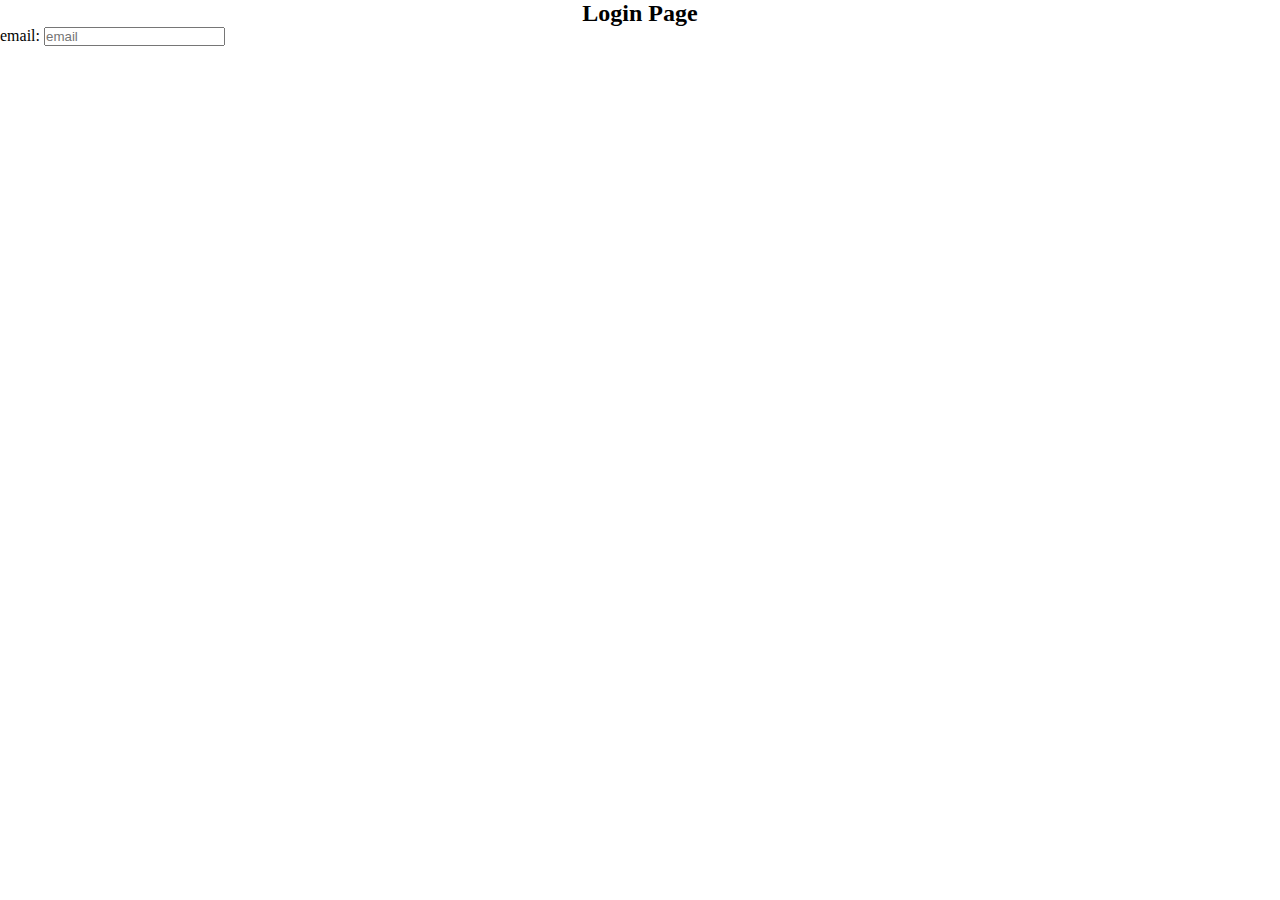
<file: login.html>
<!DOCTYPE html>
<html lang="en">
<head>
    <meta charset="UTF-8">
    <meta name="viewport" content="width=device-width, initial-scale=1.0">
    <title>Document</title>
    <link rel="stylesheet" href="./ass.css"
</head>
<body>
    <h2 class="login">Login Page</h2>
    <form action="">
        <label for="email">email:</label>
        <input type="text" placeholder="email" required>
    </form>
</body>
</html>
</file>
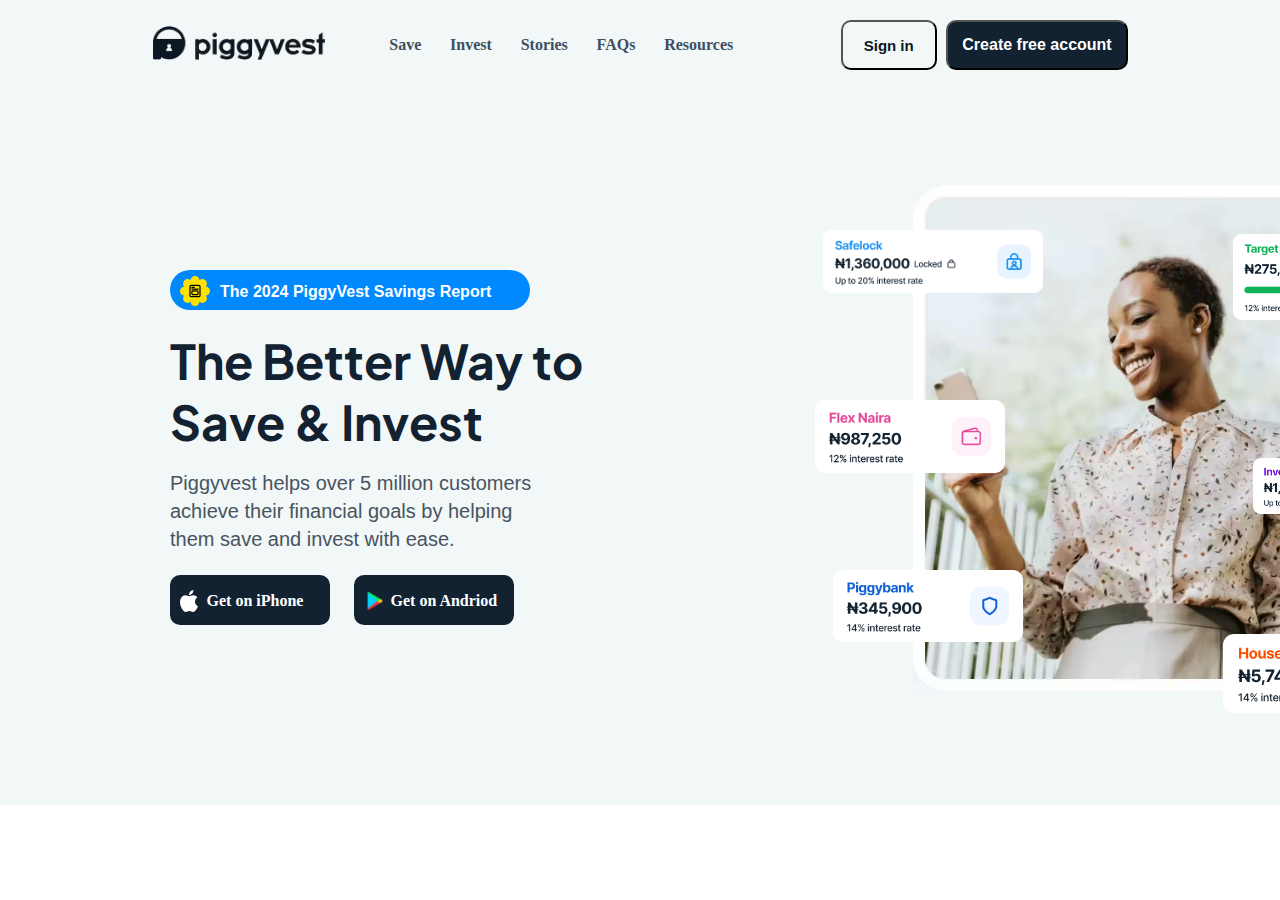
<file: piggyvest.html>
<!DOCTYPE html>
<html lang="en">

<head>
    <meta charset="UTF-8">
    <meta name="viewport" content="width=device-width, initial-scale=1.0">
    <title>Document</title>
    <link rel="stylesheet" href="./piggyvest.css">
    <link rel="preconnect" href="https://fonts.googleapis.com">
    <link rel="preconnect" href="https://fonts.gstatic.com" crossorigin>
    <!-- <link href="https://fonts.googleapis.com/css2?family=Plus+Jakarta+Sans:ital,wght@0,200..800;1,200..800&display=swap"
        rel="stylesheet"> -->
        <link href='https://fonts.googleapis.com/css?family=Plus Jakarta Sans' rel='stylesheet'>
</head>

<body>
    <header>
        <nav>
            <div class="first-div">
                 <a href="">
                    <img src="./images/piggyvest-removebg-preview.png" class="image">
                </a>
            

                <div class="second-div">

                    <li class="dropdown1"><a href="">Save</a>
                        <ul class="dropdown1-wrapper">
                            <div class="dropdown-ul">
                                <a href="" class="dropdown1-a">
                                    <img src="./images/pigybank.png" class="dropdown1-img">


                                    <p class="dropdown1-p1">
                                        Piggybank
                                        <p class="dropdown1-p2">
                                            Automated Savings
                                        </p>
                                    </p>





                                </a>
                            </div>
                            <div class="dropdown-ul2 ul">
                                <a href="" class="dropdown1-a2">
                                    <img src="./images/targetsavings.png" class="dropdown1-img">

                                    <p class="dropdown1-target">
                                        Target Savings

                                        <p class="dropdown1-goal">
                                            Goal-Oriented Savings

                                        </p>
                                    </p>
                                </a>
                            </div>
                            <div class="dropdown-ul3 ul">
                                <a href="" class="dropdown1-a3">
                                    <img src="./images/flexdollar.png" class="dropdown1-img">

                                    <p class="dropdown1-flex">Flex Dollar
                                        <p class="dropdown1-dollar">Dollar Savings</p>
                                    </p>

                                </a>
                            </div>

                            <div class="dropdown-ul4 ul">
                                <a href="" class="dropdown1-a4">
                                    <img src="./images/safelock.png" class="dropdown1-img">
                                    <p class="dropdown1-safe">
                                        safelock
                                        <p class="dropdown1-fixed">
                                            Fixed Savings
                                        </p>
                                    </p>
                                </a>
                            </div>
                            <div class="dropdown-ul5 ul">
                                <a href="" class="dropdown1-a5">
                                    <img src="./images/flexnaira.png" alt="" class="dropdown1-img">
                                    <p class="dropdown1-flexnaira">
                                        Flex Naira
                                        <p class="dropdown1-flexible">Flexible Savings</p>
                                    </p>
                                </a>
                            </div>
                            <div class="dropdown-ul6 ul">
                                <a href="" class="dropdown1-a6">
                                    <img src="./images/house.svg" alt="j" class="dropdown1-img img">
                                    <p class="dropdown1-house">House Money
                                        <p class="dropdown1-wallet">SemiStrict Wallet

                                        </p>
                                    </p>
                                </a>
                            </div>
                        </ul>
                    </li>
                
                    <li><a href="">Invest</a></li>
                    <li><a href="">Stories</a></li>
                    <li><a href="">FAQs</a></li>
                    <li class="dropdown2"><a href="">Resources</a>
                        <ul class="dropdown2-wrapper">
                        <div class="dropdown2-div1">
                            <a href="" class="dropdown2-a1">
                                <img src="./images/blog.svg" class="dropdown1-img2">
                                <p>Blog</p>
                            </a>
                        </div>
                        <div class="dropdown2-div2">
                            <a href="" class="dropdown2-a2">
                                <img src="./images/comic.svg" class="dropdown1-img2">
                                <p>Comics</p>
                            </a>
                        </div>
                        <div class="dropdown2-div3">
                            <a href="" class="dropdown2-a3">
                                <img src="./images/newsletter.svg" class="dropdown1-img2">
                                <p>Newsletter</p>
                            </a>
                        </div>
                        <div class="dropdown2-div4">
                            <a href="" class="dropdown2-a4">
                                <img src="./images/reports.svg" class="dropdown1-img2">
                                <p>Reports</p>
                            </a>
                        </div>
                        <div class="dropdown2-div5">
                            <a href="" class="dropdown2-a5">
                                <img src="./images/calculator.svg" class="dropdown1-img2">
                                <p>Calculator</p>
                            </a>
                        </div>
                        <div class="dropdown2-div6">
                            <a href="" class="dropdown2-a6">
                                <img src="./images/ebook.svg" width="40">
                                <p>Ebook</p>
                            </a>
                        </div>
                        </ul>
                    </li>
                </div>
            </div>
            

            <div class="third-div">
                <button class="button1">
                    <a href="">Sign in</a>
                </button>
                <button class="button2">
                    <a href="">Create free account</a>
                </button>
            </div>

        </nav>

    </header>
    <section>
        <div class="section-wrapper">
        <div class="section-div1">
            <button class="btn">
                <a href="" class="section-a1">
                     <div class="section-flower">
                    <svg class="flower" width="30" height="32" viewBox="0 0 32 32" fill="none" xmlns="http://www.w3.org/2000/svg"><path d="M32 15.9904C31.9832 13.4471 29.9905 11.3781 27.4809 11.2432C28.2923 10.3396 28.7026 9.20001 28.7026 8.05704C28.6902 6.8455 28.2373 5.60924 27.3078 4.6798C25.4973 2.89285 22.6258 2.8389 20.7557 4.51909C20.6905 3.30643 20.1746 2.21066 19.3666 1.40147C18.5012 0.552945 17.3065 0 15.9916 0C13.4483 0.0168581 11.3792 2.00948 11.2443 4.51909C10.3407 3.70765 9.20115 3.29744 8.05817 3.29744C6.84663 3.3098 5.61037 3.76272 4.6798 4.69216C2.89285 6.50272 2.83891 9.37421 4.5191 11.2443C2.00949 11.3792 0.0168581 13.4471 0 15.9916C0 17.3065 0.554079 18.5012 1.40148 19.3666C2.20954 20.1746 3.30644 20.6905 4.5191 20.7557C2.84003 22.6258 2.89285 25.4973 4.6798 27.3078C5.61037 28.2384 6.84551 28.6913 8.05704 28.7026C9.20002 28.7026 10.3396 28.2912 11.2432 27.4809C11.3781 29.9905 13.446 31.9831 15.9905 32C17.3054 32 18.5001 31.4459 19.3654 30.5985C20.1735 29.7905 20.6894 28.6936 20.7545 27.4809C22.6247 29.1611 25.4962 29.1072 27.3067 27.3202C28.2373 26.3896 28.6902 25.1545 28.7014 23.943C28.7014 22.8 28.2901 21.6604 27.4798 20.7568C28.6924 20.6916 29.7893 20.1757 30.5974 19.3677C31.4459 18.5023 31.9989 17.3076 31.9989 15.9927L32 15.9904Z" fill="#FFE201" class="flower"></path><g class="book-icon"><path fill-rule="evenodd" clip-rule="evenodd" d="M20.6667 11.3335C20.6667 10.9653 20.3682 10.6668 20 10.6668L12 10.6668C11.6318 10.6668 11.3333 10.9653 11.3333 11.3335L11.3333 20.6668C11.3333 21.035 11.6318 21.3335 12 21.3335L20 21.3335C20.3682 21.3335 20.6667 21.035 20.6667 20.6668L20.6667 11.3335ZM20 9.3335C21.1046 9.3335 22 10.2289 22 11.3335L22 20.6668C22 21.7714 21.1046 22.6668 20 22.6668L12 22.6668C10.8954 22.6668 10 21.7714 10 20.6668L10 11.3335C10 10.2289 10.8954 9.3335 12 9.3335L20 9.3335Z" fill="black"></path><path fill-rule="evenodd" clip-rule="evenodd" d="M12 14.0002C12 13.632 12.2985 13.3335 12.6667 13.3335H19.3333C19.7015 13.3335 20 13.632 20 14.0002C20 14.3684 19.7015 14.6668 19.3333 14.6668H12.6667C12.2985 14.6668 12 14.3684 12 14.0002Z" fill="black"></path><path fill-rule="evenodd" clip-rule="evenodd" d="M12 12.0002C12 11.632 12.2985 11.3335 12.6667 11.3335H15.3333C15.7015 11.3335 16 11.632 16 12.0002C16 12.3684 15.7015 12.6668 15.3333 12.6668H12.6667C12.2985 12.6668 12 12.3684 12 12.0002Z" fill="black"></path><path fill-rule="evenodd" clip-rule="evenodd" d="M18 19.3332C18.3682 19.3332 18.6667 19.0347 18.6667 18.6665V17.3332C18.6667 16.965 18.3682 16.6665 18 16.6665H14C13.6318 16.6665 13.3333 16.965 13.3333 17.3332V18.6665C13.3333 19.0347 13.6318 19.3332 14 19.3332H18ZM20 18.6665C20 19.7711 19.1046 20.6665 18 20.6665H14C12.8954 20.6665 12 19.7711 12 18.6665V17.3332C12 16.2286 12.8954 15.3332 14 15.3332H18C19.1046 15.3332 20 16.2286 20 17.3332V18.6665Z" fill="black"></path></g></svg>
                    </div>
                    <div class="section-div2">
                        The 2024 PiggyVest Savings Report
                    </div>
                    
                </a>
            </button>
            <h1 class="section-h1">
                The Better Way to<br>
                Save & Invest
            </h1>
            <p class="section-p1">
                Piggyvest helps over 5 million customers </p>
                <p class="section-p2">achieve their financial goals by helping</p> 
                <p class="section-p3">them save and invest with ease.
            </p>
            <div class="btn-div">
            <button class="section-btn">
                <a href="" class="section-a2">
                    
                    <img src="./images/apple.svg" class="iphone-img">
                   <p class="section-p4">Get on iPhone</p>
                
                </a>
            </button>
            <button  class="section-btn2">
                <a href="" class="section-a3">
                    <img src="./images/google.svg" class="google-img">
                    <p class="section-p5">Get on Andriod</p>
                </a>
            </button>
            </div>
        </div>
        <div class="section-div3">
            
            <img src="./images/woman.avif" class="section-woman">
            <img src="./images/safelockk.png" class="section-safe">
            <img src="./images/flexnaira.avif" class="section-flex">
            <img src="./images/piggybankk.avif" class="section-piggy">
            <img src="./images/tagettt.png"class="section-target">
            <img src="./images/invesify.avif" class="section-investify">
            <img src="./images/housemoney.svg" class="section-house">
        
        </div>

        </div>
    </section>
</body>

</html>
</file>
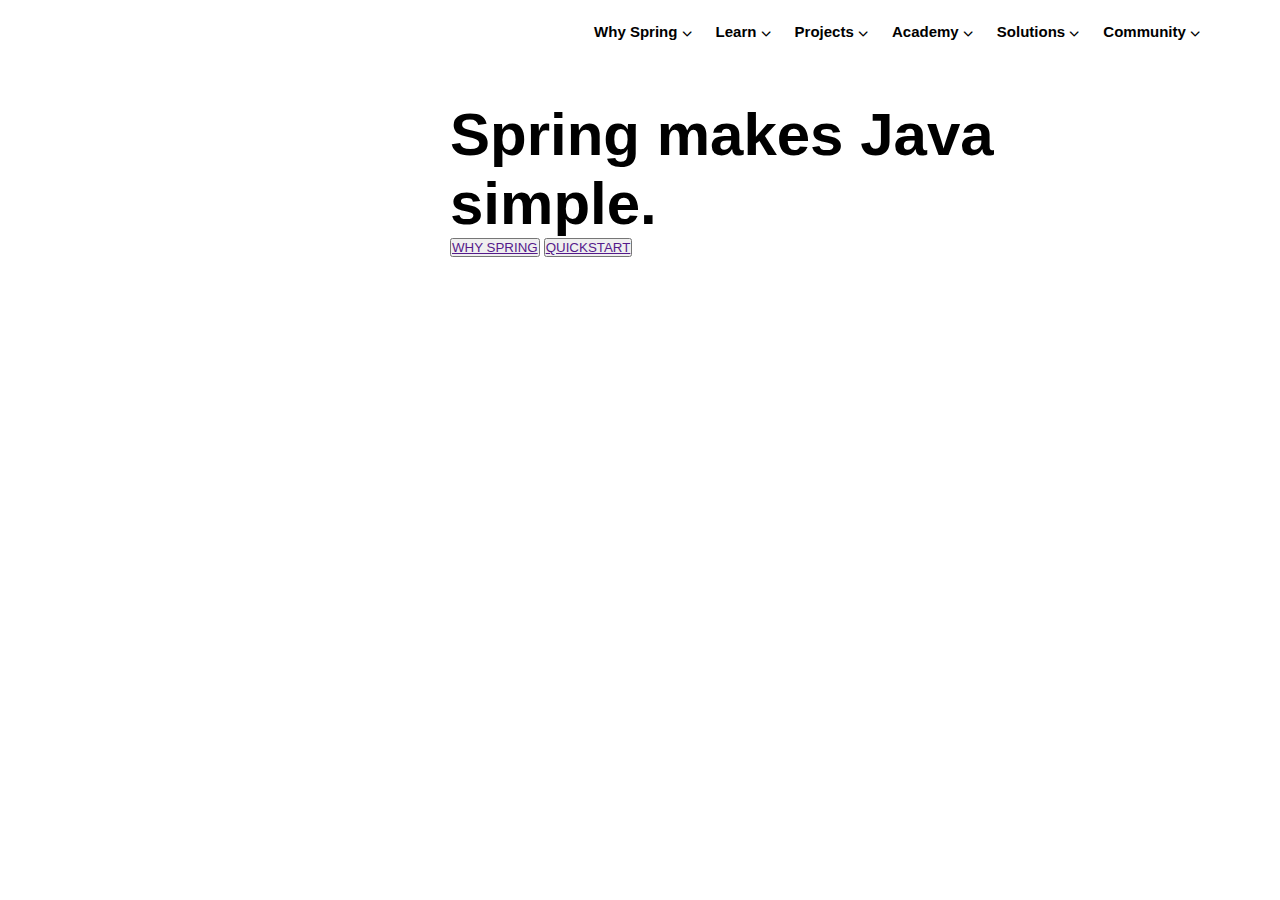
<file: spring.html>
<!DOCTYPE html>
<html lang="en">
<head>
    <meta charset="UTF-8">
    <meta name="viewport" content="width=device-width, initial-scale=1.0">
    <title>Document</title>
    <link rel="stylesheet" href="./spring.css">
    <link rel="stylesheet" href="https://cdnjs.cloudflare.com/ajax/libs/font-awesome/6.7.2/css/all.min.css" integrity="sha512-Evv84Mr4kqVGRNSgIGL/F/aIDqQb7xQ2vcrdIwxfjThSH8CSR7PBEakCr51Ck+w+/U6swU2Im1vVX0SVk9ABhg==" crossorigin="anonymous" referrerpolicy="no-referrer" />
    <link href="https://fonts.cdnfonts.com/css/metropolis-2" rel="stylesheet">
                
                
</head>
<body>
    <header>
        <nav class="spring-nav">
         <div>
           <a href=""><img src="./images/spring-removebg-preview.png" class="spring-img"></a>
         </div>
         <div class="div-wrapper">
              <li class="about">
                <a href="">Why Spring
                    <i class="fa-solid fa-chevron-down"></i>
                </a>
                <ul class="about-dropdown">
                    <li><a href="" class="a-bg">Overview</a></li>
                    <li><a href="" class="a-bg">Microservice</a></li>
                    <li><a href="" class="a-bg">Reactive</a></li>
                    <li><a href="" class="a-bg">Event Driven</a></li>
                    <li><a href="" class="a-bg">Cloud</a></li>
                    <li><a href="" class="a-bg">Web Application</a></li>
                    <li><a href="" class="a-bg">Serverless</a></li>
                    <li><a href="" class="a-bg">Batch</a></li>
                </ul>
            </li>

            <li class="learn">
                <a href="">Learn
                    <i class="fa-solid fa-chevron-down"></i>
                </a>
               
                <ul class="learn-dropdown">
                    <li><a href="" class="a-bg">Overview</a></li>
                    <li><a href="" class="a-bg">Quickstart</a></li>
                    <li><a href="" class="a-bg">Guides</a></li>
                    <li><a href="" class="a-bg">Blog</a></li>
                </ul>
            </li>
           
            <li class="projects">
                <a href="">Projects
                    <i class="fa-solid fa-chevron-down"></i>
                </a>
                
                <ul class="projects-dropdown">
                    <li><a href="" class="a-bg">Overview</a></li>
                    <li><a href="" class="a-bg">Spring Boot</a></li>
                    <li><a href="" class="a-bg">Spring Framework</a></li>
                    <li><a href="" class="a-bg">Spring Cloud</a></li>
                    <li><a href="" class="a-bg">Spring Cloud Data Flow</a></li>
                    <li><a href="" class="a-bg">Spring Data</a></li>
                    <li><a href="" class="a-bg">Spring Integration</a></li>
                    <li><a href="" class="a-bg">Spring Batch</a></li>
                    <li><a href="" class="a-bg">Spring Security</a></li>
                    <li><a href="" class="a-bg">Spring AI</a></li>
                    <li><a href="" class="a-bg">View all project</a></li>
                    <li><a href="" class="a-bg">Release Calendar</a></li>
                    <span>
                        DEVELOPMENT TOOLS
                        <li><a href="" class="a-bg"> Spring Tools</a></li>
                        <li><a href="" class="a-bg">Spring Initialiser</a> </li>
                    </span>

                </ul>
            </li>
            <li class="academy"><a href="">Academy
                <i class="fa-solid fa-chevron-down"></i>
            </a>
                <ul class="academy-dropdown">
                    <li><a href="" class="a-bg">Course</a></li>
                    <li><a href="" class="a-bg">Get Certified</a></li>
                </ul>
            </li>
            <li class="solutions">
                <a href="">Solutions
                    <i class="fa-solid fa-chevron-down"></i>
                </a>
                <ul class="solutions-dropdown">
                    <li><a href="" class="a-bg">Overview</a></li>
                    <li><a href="" class="a-bg">Tanzu Spring</a></li>
                    <li><a href="" class="a-bg">Spring Consulting</a></li>
                    <li><a href="" class="a-bg">Spring Academy</a></li>
                    <li><a href="" class="a-bg">Security Advisories</a></li>
                </ul>
            </li>
            <li class="community">
                <a href="">Community
                    <i class="fa-solid fa-chevron-down"></i>
                </a>
                <ul class="community-dropdown">
                    <li><a href="" class="a-bg">Overview</a></li>
                    <li><a href="" class="a-bg">Events</a></li>
                    <li><a href="" class="a-bg">Authors</a></li>
                </ul>
            </li>
         </div>
         <i class="fa-solid fa-bars"></i>
        </nav>
    </header>
    <section>
        <div class="left-circle">
           <div class="semi-circle"></div>
            <div class="quarter-cirle1"></div>
            <div class="quarter-cirle2"></div>
        </div>
        <div class="middle-text">
            <h1>
                Spring makes Java <br>simple.
            </h1>
            <button class="middle-btn">
                <a href="">WHY SPRING</a>
            </button>
            <button class="middle-btn">
                <a href="">QUICKSTART</a>
            </button>
        </div>
        <div class="right-circle">
           <div class="quarter-circle3"></div>
           <div class="quarter-circle4"></div>
           <div class="square"></div>
        </div>
    
    </section>
</body>
</html>
</file>
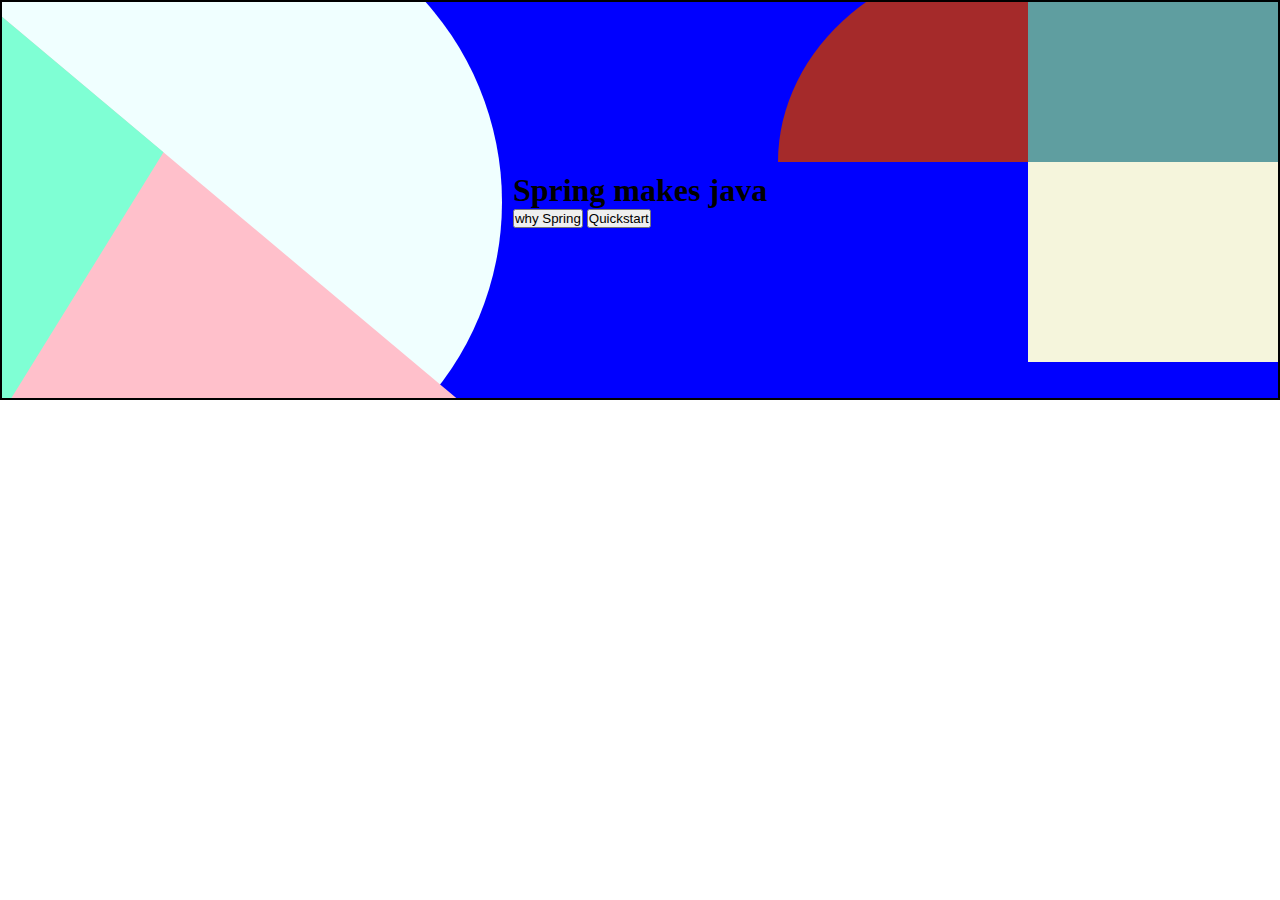
<file: testing.html>
<!DOCTYPE html>
<html lang="en">
<head>
  <meta charset="UTF-8">
  <meta name="viewport" content="width=device-width, initial-scale=1.0">
  <title>Document</title>
  <link rel="stylesheet" href="./testing.css">
</head>
<body>
  <section class="hero">
<div class="hero-text">
<div class="hero-header">
<h1>Spring makes java</h1>
</div>
<div class="hero-btns">
<button>why Spring</button>
<button>Quickstart</button> 
</div>
</div>
<div class="semi-circle">
<div class="quater-box">
<div class=" quater-box2"></div>
</div>
</div>
<div class="right-circle">
<div class="first-box"></div>
<div class="second-box"></div>
<div class="third-box"></div>
<div class="fourth-box"></div>
</div></section>
</body>
</html>
</file>
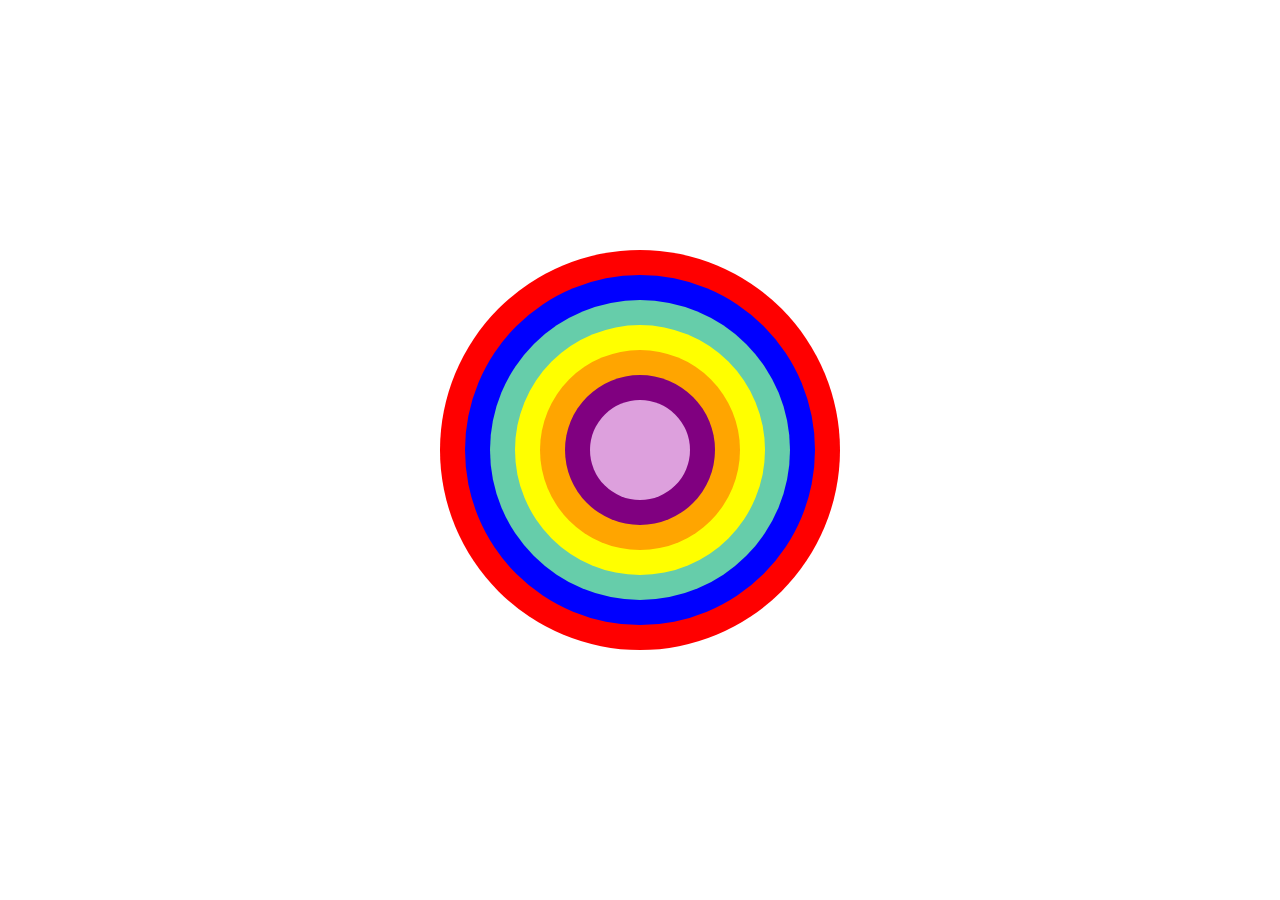
<file: wk3day1ass.html>
<!DOCTYPE html>
<html lang="en">
<head>
    <meta charset="UTF-8">
    <meta name="viewport" content="width=device-width, initial-scale=1.0">
    <title>Document</title>
    <link rel="stylesheet" href="./wk3day1ass.css">
</head>
<body>
    <div class="parent">
        <div class="card child"></div>
        <div class="card child1"></div>
        <div class="card child2"></div>
        <div class="card child3"></div>
        <div class="card child4"></div>
        <div class="card child5"></div>
        <div class="card child6"></div>
    </div>
</body>
</html>
</file>
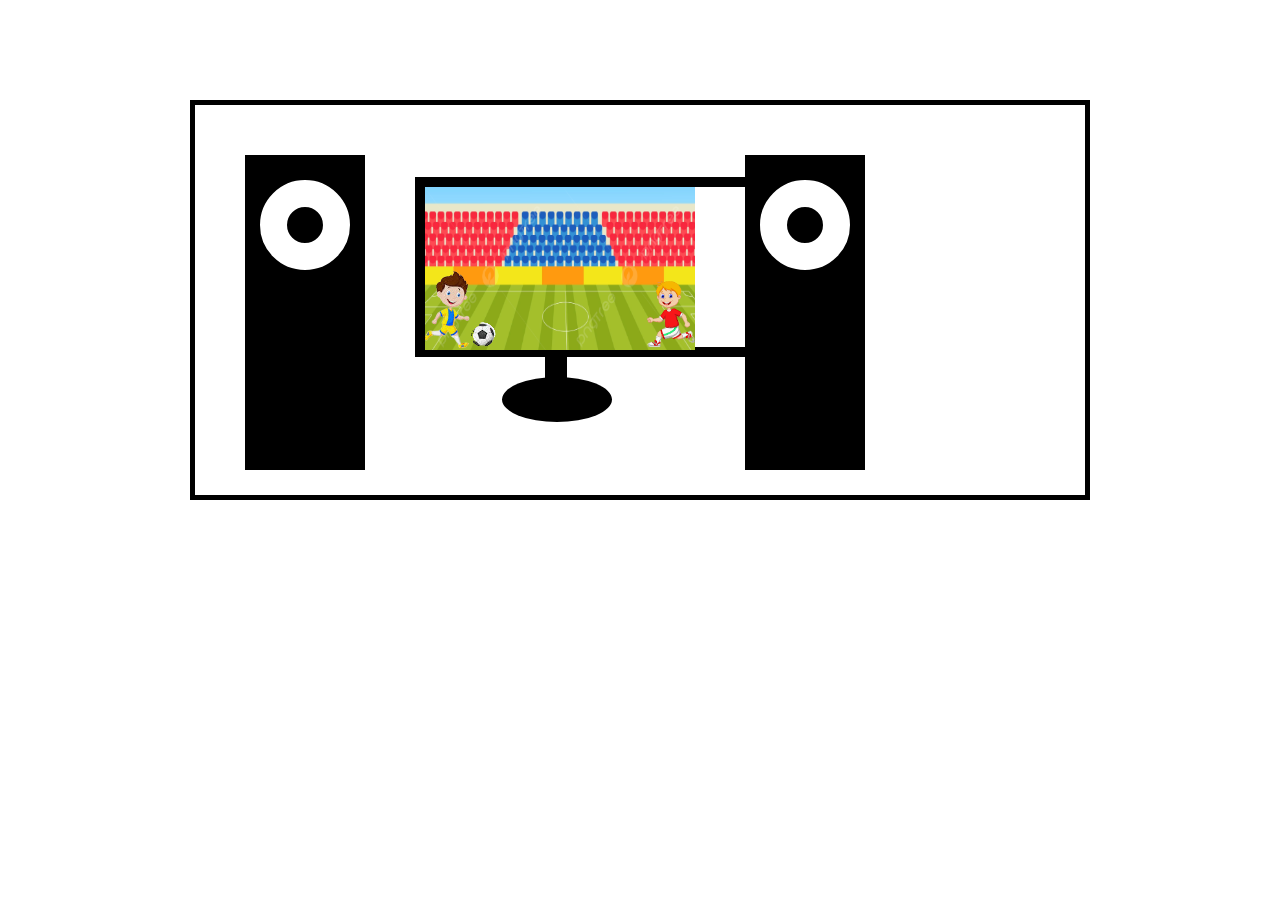
<file: wk3day2classwrk.html>
<!DOCTYPE html>
<html lang="en">
<head>
    <meta charset="UTF-8">
    <meta name="viewport" content="width=device-width, initial-scale=1.0">
    <title>Document</title>
    <link rel="stylesheet" href="./wk3day2classwrk.css">
</head>
<body>
    <div class="parent">
    <div class="square">
        <div class="circle"></div>
    </div>
  <div class="tv">
    <div class="stadium">
      <img src="./images/stadium.PNG">
    </div>
    <div class="player1">
      <img src="./images/football001-removebg-preview.png">
    </div>
    <div class="player2">
      <img src="./images/football002-removebg-preview.png">
    </div>
    <div class="ball">
      <img src="./images/ball-removebg-preview.png">
    </div>
    <div class="leg"></div>
    <div class="circle2"></div>
  </div>
  <div class="square1">
    <div class="circle1"></div>
</div>
    </div>
   

</body>
</html>
</file>
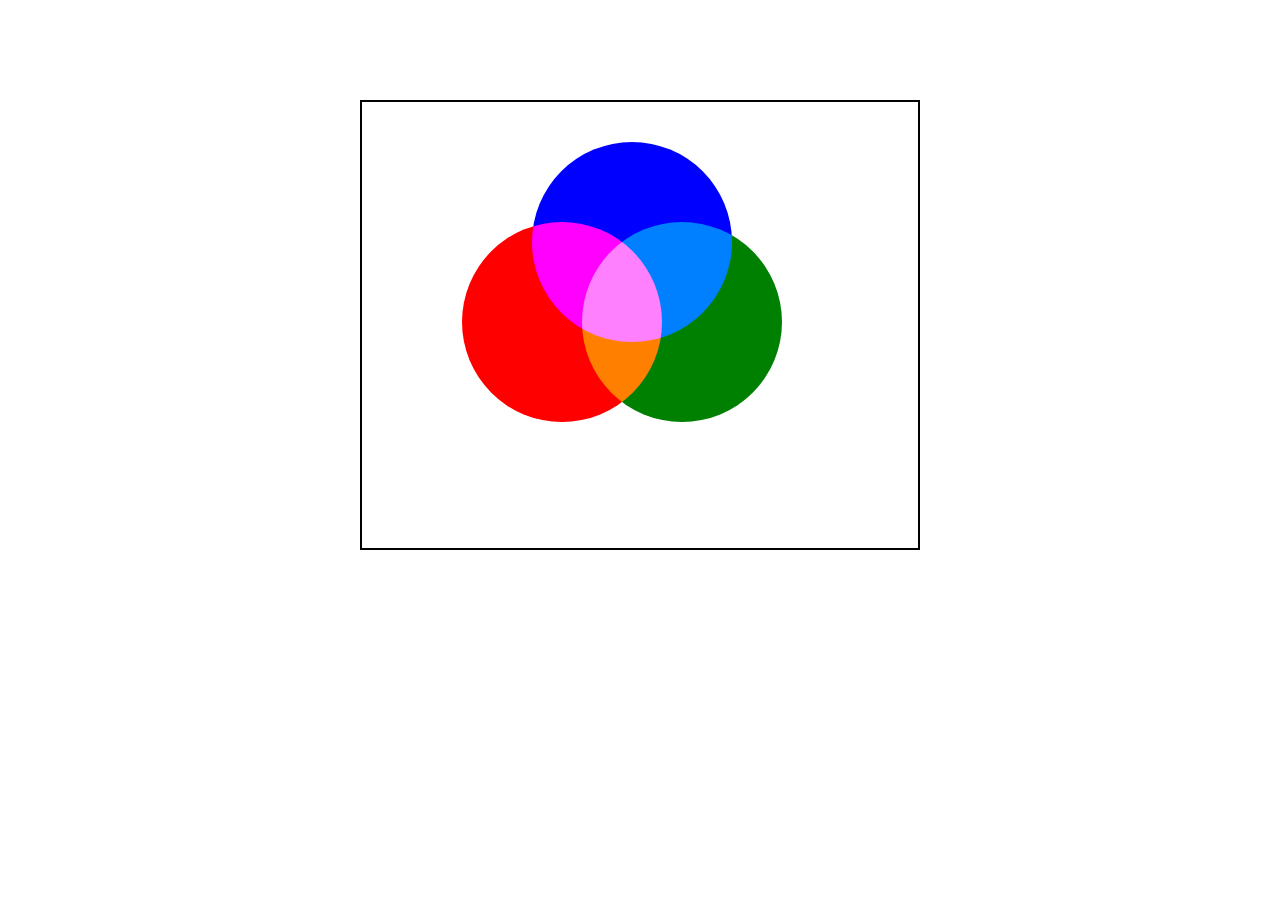
<file: wk4day2.html>
<!DOCTYPE html>
<html lang="en">
<head>
    <meta charset="UTF-8">
    <meta name="viewport" content="width=device-width, initial-scale=1.0">
    <title>Document</title>
    <link rel="stylesheet" href="./wk4day2.css">
</head>
<body>
    <div class="circle-parent">
    <div class="circle1"></div>
        <div class="circle2"></div>
            <div class="circle3"></div>

            </div>  
</body>
</html>
</file>
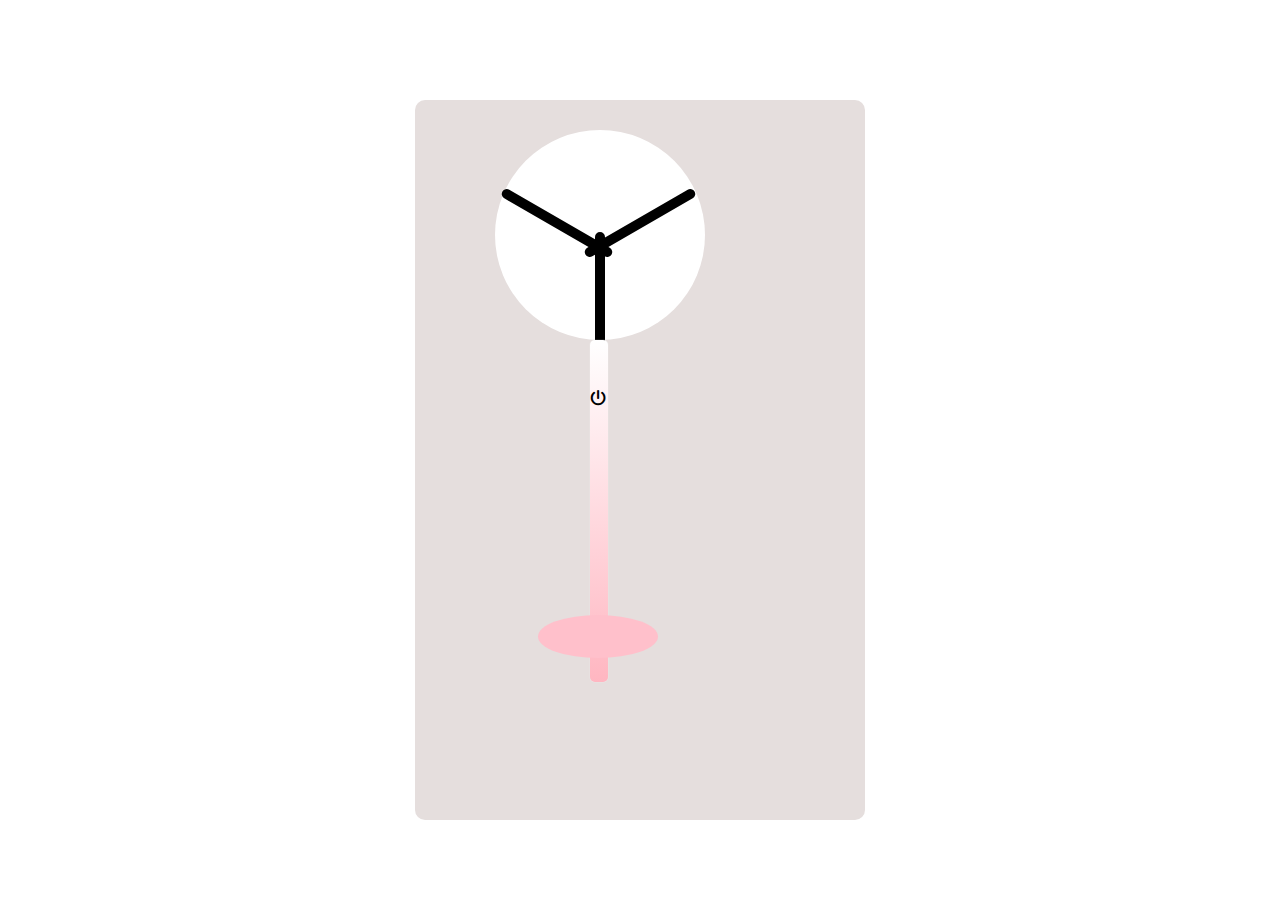
<file: wk4day2ass.html>
<!DOCTYPE html>
<html lang="en">
<head>
    <meta charset="UTF-8">
    <meta name="viewport" content="width=device-width, initial-scale=1.0">
    <title>Document</title>
    <link rel="stylesheet" href="./wkday2ass.css">
    <link rel="stylesheet" href="https://cdnjs.cloudflare.com/ajax/libs/font-awesome/6.7.2/css/all.min.css" integrity="sha512-Evv84Mr4kqVGRNSgIGL/F/aIDqQb7xQ2vcrdIwxfjThSH8CSR7PBEakCr51Ck+w+/U6swU2Im1vVX0SVk9ABhg==" crossorigin="anonymous" referrerpolicy="no-referrer" />
</head>
<body>
<div class="wrapper">
    <div class="circle">
        <div class="blade"></div>
        <div class="blade2"></div>
        <div class="blade3"></div>
    </div>
    <div class="stand">
        <i class="fa-solid fa-power-off"></i>
    </div>
    <div class="circle-bottom"></div>
</div>
</body>
</html>
</file>
<file: spring.css>
* {
    margin: 0;
    padding: 0;
    box-sizing: border-box;
}

.spring-img {
    width: 315px;
}

header {
    background-color: white;
    padding: 2px 80px;
    width: 100%;
}

.spring-nav {
    display: flex;
    justify-content: space-between;
    align-items: center;
}

.div-wrapper {
    display: inline-flex;
    gap: 1.5em;
}

.div-wrapper li {
    list-style-type: none;
}

.about {
    position: relative;
}

.about a {
    font-family: Metropolis, sans-serif;
    font-size: 15px;
    font-weight: 700;
    text-decoration: none;
    color: black;
}

.about-dropdown {
    width: 13em;
    height: 18em;
    padding: 20px;
    padding-left: 29px;
    background-color: #fff;
    border-radius: 5px;
    box-shadow: 0px 4px 0px white;
    display: none;
    position: absolute;
}

.about-dropdown li {
    margin-bottom: 13px;
}

.a-bg {
    font-family: "Open Sans", sans-serif;
    font-weight: 500;
    color: #111;
    font-size: 17px;
}

.a-bg:hover {
    color: #6DB33F;
}

.about:hover .about-dropdown {
    display: block;
}

.learn {
    position: relative;
}

.learn a {
    font-family: Metropolis, sans-serif;
    font-size: 15px;
    font-weight: 700;
    text-decoration: none;
    color: black;
}

.learn-dropdown {
    width: 10em;
    height: 8.5em;
    background-color: #fff;
    padding: 15px;
    border-radius: 5px;
    box-shadow: 0px 4px 0px white;
    padding-left: 20px;
    display: none;
    position: absolute;
}

.learn-dropdown li {
    margin-bottom: 10px;
}

.learn:hover .learn-dropdown {
    display: block;
}

.projects {
    position: relative;
}

.projects a {
    font-family: Metropolis, sans-serif;
    font-size: 15px;
    font-weight: 700;
    text-decoration: none;
    color: black;
}

.projects-dropdown {
    width: 15em;
    height: 32em;
    background-color: #fff;
    padding: 15px;
    border-radius: 5px;
    box-shadow: 0px 4px 0px white;
    padding-left: 20px;
    display: none;
    position: absolute;
}

.projects-dropdown li {
    margin-bottom: 15px;
}

.projects-dropdown span {
    font-size: 12.8px;
}

.projects:hover .projects-dropdown {
    display: block;
}

.academy {
    position: relative;
}

.academy a {
    font-family: Metropolis, sans-serif;
    font-size: 15px;
    font-weight: 700;
    text-decoration: none;
    color: black;
}

.academy-dropdown {
    width: 10.5em;
    height: 5em;
    background-color: #fff;
    padding: 17px;
    border-radius: 5px;
    box-shadow: 0px 4px 0px white;
    padding-left: 20px;
    display: none;
    position: absolute;
}

.academy-dropdown li {
    margin-bottom: 10px;
}

.academy:hover .academy-dropdown {
    display: block;
}

.solutions {
    position: relative;
}

.solutions a {
    font-family: Metropolis, sans-serif;
    font-size: 15px;
    font-weight: 700;
    text-decoration: none;
    color: black;
}

.solutions-dropdown {
    position: absolute;
    width: 14.5em;
    height: 12em;
    background-color: #fff;
    padding: 20px;
    border-radius: 5px;
    box-shadow: 0px 4px 4px white;
    padding-left: 25px;
    display: none;
}

.solutions-dropdown li {
    margin-bottom: 15px;
}

.solutions:hover .solutions-dropdown {
    display: block;
}

.community {
    position: relative;
}

.community a {
    font-family: Metropolis, sans-serif;
    font-size: 15px;
    font-weight: 700;
    text-decoration: none;
    color: black;
}

.community-dropdown {
    position: absolute;
    width: 10em;
    height: 7em;
    background-color: #fff;
    padding: 20px;
    border-radius: 5px;
    box-shadow: 0px 4px 0px white;
    padding-left: 25px;
    display: none;
}

.community-dropdown li {
    margin-bottom: 10px;
}

.community:hover .community-dropdown {
    display: block;
}

.fa-chevron-down {
    font-size: 10px;
    font-weight: 600;
}

.fa-bars {
    font-size: 25px;
    display: none !important;
}

@media(max-width:1097px) {
    header {
        padding: 3px;
    }

    .spring-img {
        width: 280px;
    }

    .div-wrapper {
        display: none !important;
    }

    .fa-bars {
        display: block !important;
    }
}

.hero-section {
    background-color: #EBF2F2;
    position: relative;
    height: 400px;
    width: 100%;
    z-index: -2;
    text-align: center;
    align-items: center;
    overflow: hidden;
}

.section-wrapper {
    display: flex !important;
    justify-content: space-between;
    gap: 15em;
    position: relative;
    height: 400px;
}

.left-circle {
    position: relative;
}

.semi-circle {
    position: absolute;
    background-color: white;
    left: -99px;
    top: 190px;
    width: 600px;
    height: 300px;
    transform: rotate(-140deg);
    transform-origin: top center;
    border-bottom-left-radius: 50% 100%;
    border-bottom-right-radius: 50% 100%;
}

.quarter-circle {
    position: absolute;
    background-color: #6DB33F;
    width: 300px;
    height: 300px;
    border-top-right-radius: 100%;
    transform: rotate(-140deg);
    left: -160px;
    top: 60px;
}

.quarter-circle2 {
    position: absolute;
    background-color: #80EA6E;
    width: 300px;
    height: 300px;
    border-top-left-radius: 100%;
    transform: rotate(-140deg);
    top: 252px;
    left: 69.5px;
}
.right-circle{
    top: -50px;
    right: 0;
    display: grid;
    position: relative;
    height: 400px;
    grid-template-areas:
    "first-box third-box"
    "second-box fourth-box"
     ;
     grid-template-columns: auto auto;
     justify-content: end;
     align-items: end;
     z-index: 5;
     position: absolute;
}
.first-box{
 border-start-start-radius: 100%;
 grid-area: first-box;
 width: 250px;
 height: 210px;
 background-color: #80EA6E;
}
.third-box{
 right: 0;
 grid-area: third-box;
 width: 250px;
 z-index: 7;
 height: 209px;
 background-color: #6DB33F;
}
.second-box{
 grid-area: second-box;
 width: 150px;
 height: 200px;
}
.fourth-box{
 grid-area: fourth-box;
 width: 250px;
 height: 250px;
 background-color: white;
}

.middle-text {
    position: absolute;
    align-items: center;
    left: 450px;
    top: 100px;
    z-index: 6;

}

.middle-text h1 {
    font-family: Metropolis, sans-serif;
    font-size: 60px;
    font-weight: 600;
    left: 200px;
}
.btn{
	display: inline-block;
	padding: 13px;
	background-color: white;
	position: relative;
	z-index: 1;
    font-family: "Open Sans", sans-serif;
    font-size: 14px;
    font-weight: 700;
    text-decoration: none;
    color: #111;
}


.news {
    background-color: white;
    padding: 20px;
}

.news div {
    display: flex;
    justify-content: center;
    gap: 1em;
    text-align: center;
}

.news-btn {
    background-color: #0066CC;
    border: none;
    color: white;
    border-radius: 50px;
    padding: 5px 11px 5px 11px;
    font-family: "Open Sans", sans-serif;
    font-size: 12px;
    font-weight: 700;
}

.border-line {
    border: thin solid grey;

}

.news div a {
    text-decoration: none;
    font-family: "Open Sans", sans-serif;
    font-size: 16px;
    color: #086DC3;
    font-weight: 400;
}

@media(max-width:962px){
    .middle-text {
        position: absolute;
        align-items: center;
        left: 50px;
        top: 100px;
        z-index: 6;
    
    }
}

@media(max-width:686px){
    .border-line{
        display: none !important;
    }
    .news div{
        display: block;
    }
    .news-btn {
        background-color: #0066CC;
        border: none;
        color: white;
        border-radius: 50px;
        padding: 5px 11px 5px 11px;
        font-family: "Open Sans", sans-serif;
        font-size: 12px;
        font-weight: 700;
    }
}

.spring-flex {
    border-top: thin solid grey;
    background-color: white;
    padding-top: 50px;
}
.spring-flex h2{
    font-family: Metropolis, sans-serif;
    font-size: 35px;
    font-weight: 600;
    text-align: center;
    margin-bottom: 40px;
}
.flex-container {
    display: flex;
    justify-content: center;
    gap: 1.3em;
    margin-bottom: 25px;
}

.flex-items {
    padding: 20px 40px 40px;
    width: 275px;
    height: 340px;
    background-color: #fff;
    border-radius: 4px;
    text-align: center;
    box-shadow: 0 4px 8px rgba(0, 0, 0, 0.1);
    transition: transform .2s;
}

.flex-items a {
    text-decoration: none;
}

.flex-img {
    width: 130px;
}

.flex-items a h1 {
    font-family: Metropolis, sans-serif;
    font-size: 24px;
    color: #000;
    font-weight: 700;
    margin-bottom: 12px;
}

.flex-items a p {
    font-family: "Work Sans", sans-serif;
    font-size: 16.8px;
    font-weight: 400;
    color: #000;
}
.flex-container2{
    display: flex;
    justify-content: center;
    gap: 1.3em;
}
@media(max-width:1184px){
    .flex-container{
        flex-wrap: wrap;
    }
    .flex-container2{
        flex-wrap: wrap;
    }
}
@media(max-width:769px){
    .flex-items {
        padding: 20px 40px 40px;
        width: 550px;
        height: 300px;
        background-color: #fff;
        border-radius: 4px;
        text-align: center;
        box-shadow: 2px 2px 2px 1px rgba(108, 135, 135, .2)
    }
}
.flex-wrap{
    padding: 100px;
}
.div-wrap{
    display: flex;
    justify-content: center;
}
.flex-container3{
    background: #191e1e;
    border-radius: 5px;
    box-shadow: 0 8px 15px 0 rgba(0, 0, 0, .2);
    color: #fff;
    padding: 60px 55px;
    width: 100%;
    height: 300px;  
}
.java-code{
    color: #77D9EB;
}
.java-code3{
    color: #4CB02D;
}
.text-colorlime{
    color: #D4F088;
}
.flextext-wrap{
    text-align: center;
    padding: 20px 45px;
}
.flex-text{
    text-align: center;
}
.flex-text-h1{
    font-family: Metropolis, sans-serif;
    font-size: 24px;
    font-weight: 600;
    text-align: center;
    margin-bottom: 20px;
}
.flex-text-p{
    text-align: center;
    font-family: "Open Sans", sans-serif;
    font-size: 16px;
    font-weight: 400;
    margin-bottom: 14px;
}
.flex-text-p a{
    text-decoration: none;
    color: #93BFE5;
}
@media(max-width:768px){
    .flex-wrap{
        padding-top: 100px;
        padding: 20px;
    }
    .div-wrap{
        flex-direction: column;
    }
    .flextext-wrap{
        padding: 20px;
        text-align: start;
    }
    /* .flex-container3{
        background: #191e1e;
        border-radius: 5px;
        box-shadow: 0 8px 15px 0 rgba(0, 0, 0, .2);
        color: #fff;
        padding: 60px 55px;
        width: 550px;
        height: 300px;  
    } */
}
@media(max-width:559px){
    .flex-wrap{
        padding: 0;
    }
    /* .flex-container3{
        background: #191e1e;
        border-radius: 5px;
        box-shadow: 0 8px 15px 0 rgba(0, 0, 0, .2);
        color: #fff;
        padding: 60px 55px;
        width: 440px;
        height: 270px;  
    } */
}
@media(max-width:454px){
    .flex-wrap{
        padding: 0;
    }
    /* .flex-container3{
        background: #191e1e;
        border-radius: 5px;
        box-shadow: 0 8px 15px 0 rgba(0, 0, 0, .2);
        color: #fff;
        width: 350px;
        height: 230px;  
    } */
}
@media(max-width:365px){
    .flex-wrap{
        padding: 0;
    }
    .flex-container3{
        background: #191e1e;
        /* border-radius: 5px; */
        box-shadow: 0 8px 15px 0 rgba(0, 0, 0, .2);
        color: #fff;
        /* width: 340px; */
        height: 210px;  
    }
}
.quote-wrapper{
    text-align: center;
    align-items: center;
    margin-bottom: 100px;
}
.fa-sharp{
    font-size: 100px;
    color: #589133;
}
.quote-p{
    font-size: 24px;
    font-family: Metropolis, sans-serif;
    font-weight: 600;
    color: #589133;
    margin-bottom: 20px;
}
.img3{
    border-radius: 50%;
    width: 60px;
}
.quote-img{
    display: flex;
    justify-content: center;
    align-items: center;
    gap: 1.5em;
}
.quote-img p{
    font-family: "Open Sans", sans-serif;
    font-size: 16px;
    font-weight: 700;
}
.quote-img p a{
    text-decoration: none;
    color: rgb(8, 109, 195);
    font-size: 16px;
    font-weight: 400;
}
.getahead{
    background-color: #EBF2F2;
    padding: 100px;
    position: relative;
    z-index: 6;
    width: 100%;
}
.flex-getahead{
    display: flex;
    justify-content: center;
    gap: 3em;
}
.ahead-h1{
    font-family: Metropolis, sans-serif;
    font-size: 24px;
    font-weight: 700;
    margin-bottom: 10px;
}
.ahead-p{
    font-family: "Open Sans", sans-serif;
    font-size: 16px;
    font-weight: 400;
    margin-bottom: 10px;
}
.ahead-p1 a{
     text-decoration: none;
     color: #086DC3;
     font-family: "Open Sans", sans-serif;
     font-size: 16px;
     font-weight: 400;
}
@media(max-width:769px){
    .flex-getahead{
        flex-direction: column;
    }
    .imagee{
       display: none;
    }
}
.footerr{
    padding: 90px;
}
.footerr-wrap{
    display: flex;
    justify-content: space-between;
    gap: 2em;
}
.foot{
   display: flex;
   justify-content: space-between;
   gap: 4em;
}
.foot a{
    text-decoration: none;
    color: #000;
    font-family: "Open Sans", sans-serif;
    font-size: 16px;
    font-weight: 600;
}
.foot h3{
    font-family: "Open Sans", sans-serif;
    font-size: 16px;
    font-weight: 700;
    margin-bottom: 10px;
}
.foot ul li{
    font-family: "Open Sans", sans-serif;
    font-size: 16px;
    font-weight: 400;
    margin-bottom: 10px;
    list-style-type: none;
    color: #6d6d6d;
}
@media(max-width:533px){
    .foot{
        flex-direction: column;
    }
}
.foot ul li:hover{
    color: #4CB02D;
}
.box{
    border: thin solid #D9E9E9;
    padding: 30px;
    height: 100%;
}
.box h1{
    font-family: Metropolis, sans-serif;
    font-size: 24px;
    font-weight: 700;
    margin-bottom: 15px;
}
.box p{
    font-family: "Open Sans", sans-serif;
    font-weight: 400;
    font-size: 16px;
    margin-bottom: 15px;
}
.box button{
    padding: 13px 25px;
    font-size: 14px;
    font-family: "Open Sans", sans-serif;
    font-weight: 700;
    background-color: white;
}
@media(max-width:1024px){
    .footerr-wrap{
        flex-direction: column;
    }
    .footerr{
        padding: 40px;
    }
    .foot{
        display: flex;
        justify-content: space-between;
        gap: 1em;
     }
}

.comment{
    padding: 0 100px;
}
.footer-flex{
    display: flex;
    justify-content: space-between;
    margin-bottom: 10px;
}
.social-wrap{
    display: flex;
    justify-content: space-between;
    gap: 1em;
}
.youtube{
    border-radius: 50%;
    width: 35px;
    height: 35px;
    background-color: black;
    position: relative;

}

.fa-youtube{
    position: absolute;
    color: white;
    font-size: 20px;
    top: 7px;
    left: 6px;
}
.github{
    border-radius: 50%;
    width: 35px;
    height: 35px;
    background-color: black;
    position: relative;

}
.fa-github{
    position: absolute;
    color: white;
    font-size: 18px;
    top: 10px;
    left: 8px;
}
.x{
    border-radius: 50%;
    width: 35px;
    height: 35px;
    background-color: black;
    position: relative;

}
.fa-x-twitter{
    position: absolute;
    color: white;
    font-size: 19px;
    top: 8px;
    left: 8px;
}
.footer-p{
    font-family: "Open Sans", sans-serif;
    font-size: 12.8px;
    font-weight: 400;
    margin-bottom: 10px;
}
.footer-p2{
    font-family: "Open Sans", sans-serif;
    font-size: 12.8px;
    font-weight: 400;
    color: #B5B5B5;
}
@media(max-width:769px){
    .footer-flex{
       flex-wrap: wrap;
    }
}
@media(max-width:425px){
    .footer-flex img{
        width: 250px;
    }
    .comment{
        padding: 0;
    }
}
</file>
<file: ass.css>
*{
    margin: 0;
    padding: 0; 
    box-sizing: border-box;
}
header{
    background-color:bisque;
     padding: 10px;
}
nav{
    display: flex;
    justify-content: space-around;
    align-items: center;
}
.logo{
    width: 110px;
}
.nav-menu{
    display: flex;
    gap: 2em;
}
.nav-menu li{
    list-style: none;
    color: black;
}
.nav-menu li a{
    text-decoration: none;
    color: black;
}
button{
    background-color: black;
    border-radius: 10%;
    width: 70px;
    height: 30px;
}
button a{
    color: white;
    text-decoration: none;
}

.blog{
    width: 500px;
    margin-left: 100% auto;
}
.jack{
    padding-left: 10px;
    text-align: center;
}
.login{
    text-align: center;
}
</file>
<file: dara.css>
header{
    background-color: bisque;
    padding: 10px;
}
nav{
    display: flex;
    justify-content: space-around;
    align-items: center;
}
.logo{
    width: 50px;
}
.nav-menu{
    display: flex;
    gap: 2em;
}
.nav-menu li{
    list-style: none;
    color: black;
}
.nav-menu li a{
    text-decoration: none;
    color: black;
}
button{
    background-color: black;
    border-radius: 10%;
    width: 70px;
    height: 30px;
}
button a{
    color: white;
    text-decoration: none;
}
</file>
<file: piggyvest.css>
*{
    margin: 0px;
   
    padding: 0px;
    box-sizing: border-box;
}


header{
    background-color: #f2f7f8;
    padding: 10px;
    
}
nav{
    display: flex;
    justify-content: space-between;
    align-items: center;
    width: 79%;
    margin: auto;
    padding: 10px;
    
}

.first-div{
    display: flex;
    align-items: center;
    justify-content: center;
    gap: 4em;
}
.image{
    width: 173px;
}
  .second-div{
    display: flex;
    gap: 1.8em;
}

.second-div li{
    list-style-type: none;
}
.second-div li a{
    text-decoration: none;
    color: #3D4F60;
    font-weight: 600;
    font-size: 16px;
    font-family: Jakarta;
    line-height: 27.2px;

}
.third-div{
    display: flex;
    gap: 0.6em;
}
.third-div .button1{ border-radius: 10px;
    background-color: #F2F7F8;
padding: 14px;
width: 96px;
}
.third-div .button1 a{
    text-decoration: none;
    font-weight: 700;
    color: #0C1825;
    font-size: 15px;
}
.third-div .button2{
    border-radius: 10px;
    background-color: #122231;
    padding: 14px;
}
.third-div .button2 a{
    text-decoration: none;
    font-weight: 700;
    color: #fff;
    border: none;
    font-size: 16px;
    font-weight: 600;
}
.dropdown1{
    position: relative;
    z-index: 2;
    
    
}
.dropdown1-wrapper{
    position: absolute;
    background-color: #fff;
    border-radius: 10px;
    box-shadow: 0px 4px 4px whitesmoke;
    width: 30em;
    height: 35vh;
    padding: 15px;
    display: none;
   
}
.dropdown1:hover .dropdown1-wrapper{
    display: block;
}

.dropdown-ul{
    position: absolute;
    
    
}
.dropdown1-img{
    width: 45px;
}
.dropdown1-a{
    display: flex;
    
    gap: 1em;
    padding:5px;
    width: 15em;
}
.dropdown1-p1{
    font-size: 20px;
    color: black;
    font-family: Jakarta;
    position: relative;
    
}
.dropdown1-p1:hover{
    color: #3178DD;
}
.dropdown1-p2{
    font-size: 14px;
    position: absolute;
  top: 30px;
  left: 70px;
  
   
}

.dropdown-ul2{
    position: absolute;
    top: 90px;
}

.dropdown1-a2{
    display: flex;
   
    gap: 1em;
    padding:5px;
    width: 15em;
}
.dropdown1-target{
    font-size: 18px;
    font-weight: 600;
    color: black;
    font-family: Jakarta;
    position: relative;

}
.dropdown1-target:hover{
    color: #10B259;
}
.dropdown1-goal{
    font-size: 15px;
    font-family: Jakarta;
    font-weight: 500;
    position: absolute;
    top: 25px;
    left: 69px;
}
.dropdown-ul3{
    position: absolute;
    top: 175px;
    left: 19px;
}
.dropdown1-a3{
    display: flex;
    gap: 1em;
    
    width: 15em;
    
}
.dropdown1-flex{
    position: relative;
    font-size: 18px;
    font-weight: 600;
    color: black;
    font-family: Jakarta;

}
.dropdown1-dollar{
    font-size: 14px;
    font-family: Jakarta;
    position: absolute;
    top: 23px;
    left: 60px;
}
.dropdown-ul4{
    position: absolute;
    left: 250px;
}
.dropdown1-a4{
    display: flex;
    width: 15em;
    gap: 1em;
}
.dropdown1-safe{
    position: relative;
    font-size: 18px;
    color: black;
    font-family: Jakarta;
}
.dropdown1-fixed{
    position: absolute;
    top: 20px;
    left: 70px;
    font-size: 14px;
    font-family: Jakarta;
}
.dropdown-ul5{
    position: absolute;
    top: 90px;
    left: 250px;
}
.dropdown1-a5{
    display: flex;
    gap: 1em;
    width: 15em;
}
.dropdown1-flexnaira{
    position: relative;
    font-size: 18px;
    color: black;
    font-family: Jakarta;
}
.dropdown1-flexible{
    position: absolute;
    font-size: 14px;
    font-family: Jakarta;
    top: 20px;
    left: 70px;
}
.dropdown-ul6{
    position: absolute;
    left: 250px;
    top: 180px;

}
.dropdown1-a6{
    display: flex;
    gap: 1em;
    width: 15em;
}
.dropdown1-house{
    position: relative;
    font-size: 18px;
    color: black;
    font-family: Jakarta;
}
.dropdown1-wallet{
    position: absolute;
    font-size: 14px;
    font-family: Jakarta;
    top: 23px;
    left: 70px;
}
.img{
    border-radius: 15px;
    padding-left: 5px;
} 
.dropdown2{
    position: relative;
    z-index: 2;
}
.dropdown2-wrapper{
    position: absolute;
   display: none;
    width: 26em;
    height: 35vh;
    padding: 35px;
    background-color: #fff;
    border-radius: 10px;
    box-shadow: 0px 4px 4px whitesmoke;
}
.dropdown2:hover .dropdown2-wrapper{
display: block;
}
.dropdown2-div1{
    position: absolute;
    
}
.dropdown1-img2{
    width: 40px;
}
.dropdown2-a1{
    display: flex;
    gap: 1em;
    position: relative;
    
}
.dropdown2-a1 p{
    position: absolute;
    left: 60px;
    top: 5px;
  
}
.dropdown2-div2{
    position: absolute;
    top: 100px;
}
.dropdown2-a2{
    display: flex;
    position: relative;
    

}
.dropdown2-a2 p{
    position: absolute;
    left: 60px;
    top: 5px;
}
.dropdown2-div3{
    position: absolute;
    top: 180px;
}
.dropdown2-a3{
    position: relative;
    display: flex;
    
}
.dropdown2-a3 p{
    position: absolute;
    left: 60px;
    top: 5px;
}
.dropdown2-div4{
    position: absolute;
    left: 270px;
}
.dropdown2-a4{
    position: relative;
    display: flex;

}
.dropdown2-a4 p{
    position: absolute;
    left: 55px;
    top: 5px;
}
.dropdown2-div5{
    position: absolute;
    left: 270px;
    top: 100px;
}
.dropdown2-a5{
    position: relative;
    display: flex;

}
.dropdown2-a5 p{
    position: absolute;
    left: 55px;
    top: 5px;
}
.dropdown2-div6{
    position: absolute;
    left: 270px;
    top: 180px;
}
.dropdown2-a6{
    position: relative;
    display: flex;
}
.dropdown2-a6 p{
    position: absolute;
    left: 55px;
    top: 5px;
}
section{
    background-color: #F2F7F8;
}
.section-wrapper{
    display: flex;
   
   
}
.btn{
    background-color: #0089FF;
    border: none;
    border-radius: 50px;
    width: 27em;
    padding: 20px;
    position: relative;
    margin-bottom: 20px;
}
.section-div1{
    /* border: 2px solid black; */
     padding: 180px;
     padding-left: 170px;
}

.section-a1{
    text-decoration: none;
}

.section-flower{
    position: absolute;
    left: 10px;
    top: 5px;

    animation: change3 infinite;
}


.section-div2{
    position: absolute;
    left: 50px;
    top: 13px;
    color: #fff;
    font-size: 16px;
    font-weight: 600;
    font-family: Jakarta, sans-serif;
}
.section-h1{
    font-family: Plus Jakarta Sans;
    font-weight: 700;
    font-size: 48px;
    color: #122231;
    margin-bottom: 20px;
}
.section-p1{
    color: #485460;
    font-family: Jakarta, sans-serif;
    font-size: 20px;
    font-weight: 400;
    margin-bottom: 5px;
}
.section-p2{
    color: #485460;
    font-family: Jakarta, sans-serif;
    font-size: 20px;
    font-weight: 400;
    margin-bottom: 5px;
}
.section-p3{
    color: #485460;
    font-family: Jakarta, sans-serif;
    font-size: 20px;
    font-weight: 400;
    margin-bottom: 24px;
}
.btn-div{
    display: flex;
    gap: 1.5em;
}
.section-btn{
    position: relative;
    width: 12em;
    padding: 25px;
    background-color: #122231;
    border: none;
    border-radius: 10px;
    
}
.section-btn:hover{ animation: change 1s ;
    background-color: black;
    
    
}
@keyframes change{
    from{
        transform: translatey(0px);
    }
    to{
        transform: translateY(-3px);
    }
}
.section-a2{
    text-decoration: none;
   
}
.iphone-img{
    position: absolute;
    top: 15px;
    left: 10px;
    width: 18px;
    
}
.section-p4{
    text-decoration: none;
    position: absolute;
    left: 36.5px;
    top: 17px;
    color: #fff;
    font-family: Jakarta sans-serif;
    font-size: 16px;
    font-weight: 600;
}
.section-btn2{
    position: relative;
    width: 12em;
    padding: 25px;
    background-color: #122231;
    border: none;
    border-radius: 10px;
}
.section-btn2:hover{
    animation: change2 3s;
    background-color: black;
}
@keyframes change2{
    from{
        transform: translateY(-4px);
    }
}
.section-a3{
    text-decoration: none;
   
}
.google-img{
    position: absolute;
    top: 15px;
    left: 10px;
    width: 22px;
    
}
.section-p5{
    text-decoration: none;
    position: absolute;
    left: 36.5px;
    top: 17px;
    color: #fff;
    font-family: Jakarta sans-serif;
    font-size: 16px;
    font-weight: 600;
}

.section-div3{
    position: relative;
    animation: change3 6s infinite;
    z-index: 1;
    
    
}
@keyframes change3{
    from{
        transform: translateY(-30px);
    }
    to{
        transform: translateY(30px);
    }
}
.section-woman{
    width: 31em;
    position: absolute;
    left: 150px;
    top: 5px;
    padding-top: 90px;
    
}
.section-safe{
    position: absolute;
    width: 220px;
    left: 60px;
    top: 140px;
}
.section-flex{
    position: absolute;
    width: 190px;
    top: 310px;
    left: 52px;

}
.section-piggy{
    position: absolute;
    width: 190px;
    top: 480px;
    left: 70px;
}
.section-target{
    position: absolute;
    width: 220px;
    top: 9em;
    left: 470px;
     
}
.section-investify{
    position: absolute;
    width: 200px;
    top: 23em;
    left: 490px;
    
}

    
.section-house{
    position: absolute;
    width: 220px;
    left: 460px;
top: 34em;
}
</file>
<file: testing.css>
*{
    margin: 0;
    padding: 0;
    box-sizing: border-box;

}
.hero{
    background-color: blue;
    position: relative;
    z-index: 4;
    overflow: hidden;
    justify-content: center;
    align-items: center;
    height: 400px;
    display: flex;
    border: 2px solid black;
}
.hero-text{
    position: relative;
    align-items: center;
    z-index: 8;
}
.semi-circle{
    height: 600px;
    width: 600px;
    background-color: azure;
    border-radius: 50%;
    position: absolute;
    z-index: 0;
    top: -100px;
    left: -100px;
}
.quater-box{
    transform: skewX(40deg);
    left: -70px;
    top: 40px;
    rotate: -10deg;
    width: 400px;
    height: 600px;
    z-index: 1;
    position: absolute;
    background-color: pink;
}
.quater-box2{
    transform: skewY(-30deg);
    left: 0;
    top: -250px;
    rotate: 0deg;
    height: 600px;
    width: 400px;
    background-color: aquamarine;
    position: absolute;
    z-index: 2;
}
.right-circle{
       top: -50px;
       right: 0;
       display: grid;
       position: relative;
       height: 400px;
       grid-template-areas:
       "first-box third-box"
       "second-box fourth-box"
        ;
        grid-template-columns: auto auto;
        justify-content: end;
        align-items: end;
        z-index: 5;
        position: absolute;
}
.first-box{
    border-start-start-radius: 100%;
    grid-area: first-box;
    width: 250px;
    height: 210px;
    background-color: brown;
}
.third-box{
    right: 0;
    grid-area: third-box;
    width: 250px;
    z-index: 7;
    height: 209px;
    /* position: absolute; */
    background-color: cadetblue;
}
.second-box{
    grid-area: second-box;
    width: 150px;
    height: 200px;
}
.fourth-box{
    grid-area: fourth-box;
    width: 250px;
    height: 200px;
    background-color: beige;
}
</file>
<file: wk3day1ass.css>
*{
    padding: 0;
    margin: 0;
    box-sizing: border-box;
}
.parent{
    
    position: relative;
    height: 100vh;
    display: flex;
    align-items: center;
    justify-content: center;
    margin: 0;
}
.card{
    border: 2px solid black;
    border-radius: 50%;
    position: absolute;

}
.child{
    width: 400px;
    height: 400px;
    background-color: red;
    border-radius: 50%;
    border: none;
}
.child1{
    position: absolute;
    width: 350px;
    height: 350px;
    background-color: blue;
    border: none;
}
.child2{
    position: absolute;
    width: 300px;
    height: 300px;
    background-color: mediumaquamarine;
    border: none;
}
.child3{
    position: absolute;
    width: 250px;
    height: 250px;
    background-color: yellow;
    border: none;
}
.child4{
    position: absolute;
    width: 200px;
    height: 200px;
    background-color: orange;
    border: none;
}
.child5{
    position: absolute;
    width: 150px;
    height: 150px;
    background-color: purple;
    border: none;

}
.child6{
    position: absolute;
    width: 100px;
    height: 100px;
    background-color: plum;
    border: none;
}
</file>
<file: wk3day2classwrk.css>
*{
    margin: 0;
    padding: 0;
    box-sizing: border-box;
}
.parent{
    border: 5px solid black;
    margin: 100px auto;
    width: 100vh;
    height: 400px;
    position: relative;
}
.square{
    position: absolute;
    width: 120px;
    height: 35vh;
    background-color: black;
    top: 50px;
    left: 50px;
}
.circle{
    position: absolute;
    width: 90px;
    height: 90px;
    background-color: black;
    border: 27px solid white;
    border-radius: 50%;
    left: 15px;
    top: 25px;
}
.circle:hover{
    animation: change1;
    animation-duration: 3s;
    animation-timing-function: linear;
    animation-iteration-count: infinite;
}
@keyframes change1{
    0%{ background-color: blue;}
    30%{ background-color: green;}
    60%{background-color: red;}
    100%{ background-color: hotpink;}
}
.tv{
    border: 10px solid black;
    width: 39vh;
    height: 180px;
    margin-top: 72px;
    margin-left: 220px;
    position: relative;
    
}
.stadium{
    
    position: absolute;
}
.stadium img{
    width: 270px;
    height: 163px;
}
.player1{
    position: absolute;
    left: 222px;
   top: 92px;
}
.player1 img{
    width: 50px;

}
.player2{
    position: absolute;
    top: 84px;
}
.player2 img{
    width: 45px;
}
.ball{
    position: absolute;
    top: 130px;
    left: 45px;
    animation: change;
    animation-duration: 3s;
    animation-iteration-count: infinite;
    animation-timing-function: linear;
}
@keyframes change{
    0%{
        transform: translateX(170px);
    }
}
.leg{
    position: absolute;
    width: 22px;
    height: 25px;
    background-color: black;
    left: 120px;
    top: 170px;

}
.circle2{
    position: absolute;
    width: 110px;
    height: 45px;
    border-radius: 50%;
    background-color: black;
    top: 190px;
    left: 76.5px;
}
.square1{
    position: absolute;
    width: 120px;
    height: 35vh;
    background-color: black;
    left: 550px;
    top: 50px;
    
}
.circle1{
    position: absolute;
    width: 90px;
    height: 90px;
    background-color: black;
    border: 27px solid white;
    border-radius: 50%;
    left: 15px;
    top: 25px;
}
</file>
<file: wk4day2.css>
*{
    margin: 0;
    padding: 0;
    box-sizing: border-box;
}
.circle-parent{
    position: relative;
    width: 35em;
    height: 50vh;
    border: 2px solid black;
    margin: 100px auto;
}

.circle1{
    position: absolute;
    border-radius: 50%;
    background-color: blue;
    
    width: 200px;
    height: 200px;
    top: 40px;
    left: 170px;

}
.circle2{
    mix-blend-mode: difference;
}
.circle3{
    mix-blend-mode: difference;
}
.circle2{
    position: absolute;
    border-radius: 50%;
    background-color: green;
    
    width: 200px;
    height: 200px;
    top: 120px;
    left: 220px;
}
.circle3{
    position: absolute;
    border-radius: 50%;
    background-color: red;
    
    width: 200px;
    height: 200px;
    top: 120px;
    left: 100px;
}
</file>
<file: wkday2ass.css>
*{
    margin: 0;
    padding: 0;
    box-sizing: border-box;
}
.wrapper{
    
    width: 50vh;
    height: 80vh;
    margin: 100px auto;
    position: relative;
    background-color: rgb(229, 222, 221);
    box-shadow: 0px 0px 4px white;
    border-radius: 10px;
}
.circle{
    
    width: 210px;
    height: 210px;
    position: absolute;
    background-color: white;
    border-radius: 50%;
    left: 80px;
    top: 30px;
    animation: change 0.6s infinite linear;

}
@keyframes change{
    
    100%{transform: rotate(360deg);

    }
}
.blade{
    position: absolute;
    width: 10px;
    height: 14vh;
    border: 2px solid black;
    background-color: black;
    border-radius: 7px;
    left: 57px;
    top: 30px;
    rotate: 120deg;
   

}
.blade2{
    position: absolute;
    width: 10px;
    height: 14vh;
    border: 2px solid black;
    background-color: black;
    border-radius: 7px;
    left: 140px;
    top: 30px;
    rotate: 60deg;

}
.blade3{
    position: absolute;
    width: 10px;
    height: 14vh;
    border: 2px solid black;
    background-color: black;
    border-radius: 7px;
    left: 100px;
    top: 102px;
    rotate: 180deg;
}
.stand{
    
    width: 18px;
    height: 38vh;
    border-radius: 5px;
    background: linear-gradient(white, lightpink);
    position: absolute;
    top: 240px;
    left: 175px;
    box-shadow: 0px 0px 1px white;
}
.circle-bottom{
    border-radius: 50%;
    width: 120px;
    height: 43px;
    background-color: pink;
    position: absolute;
    top: 514.6px;
    left: 123px;
}
.fa-solid{
    position: absolute;
    top: 50px;
}
</file>
